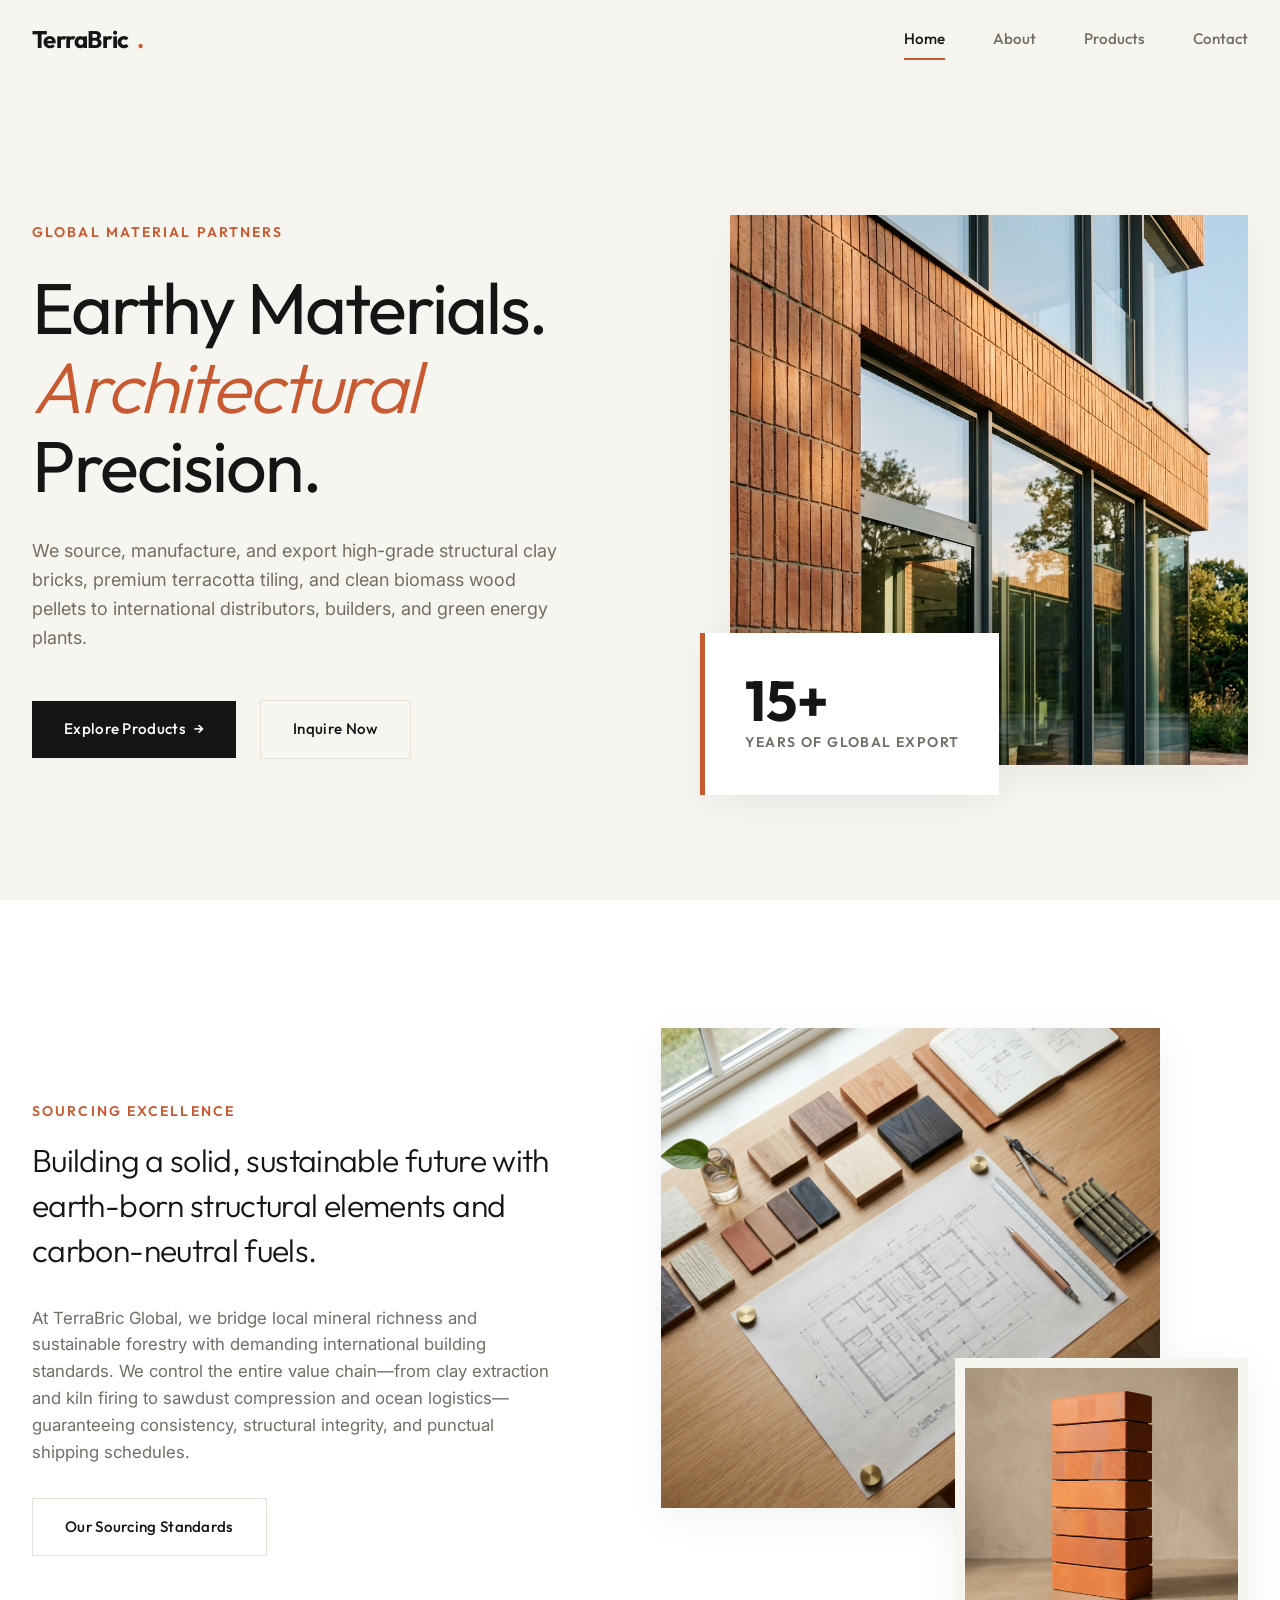
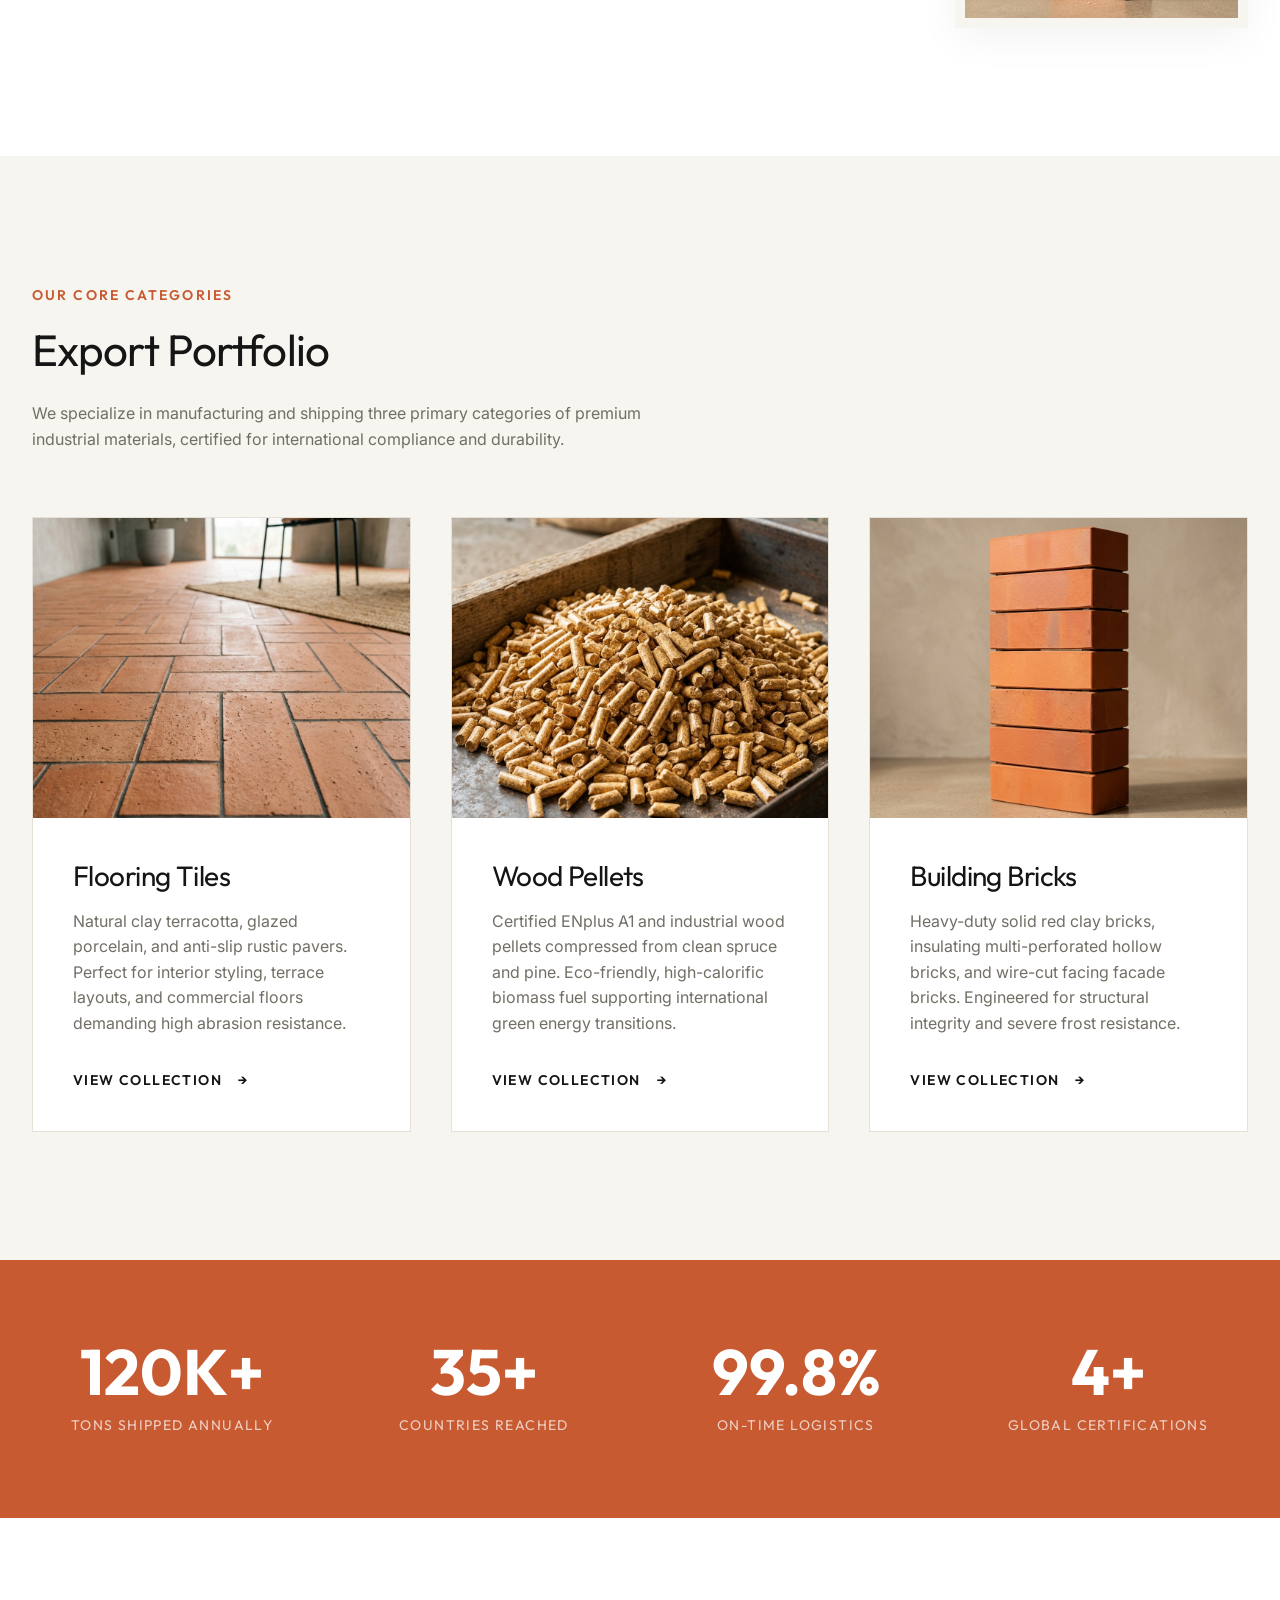
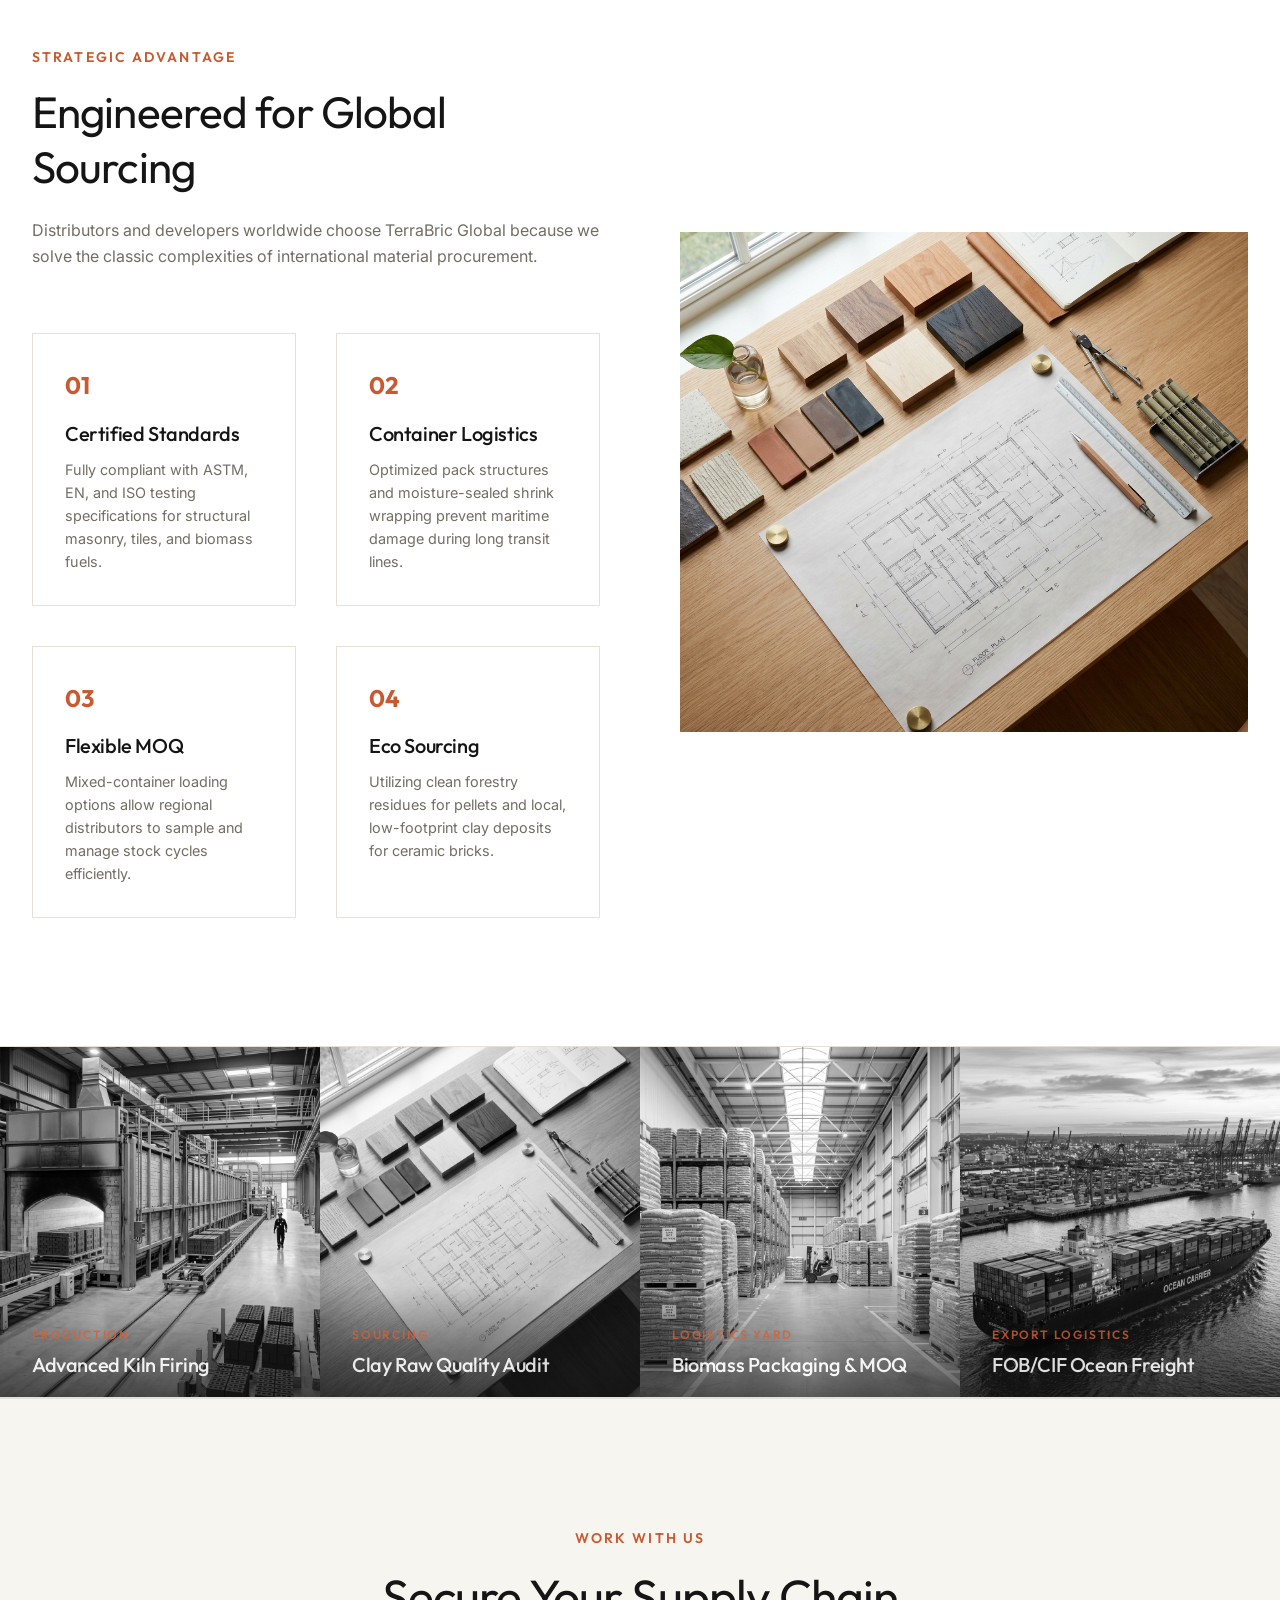
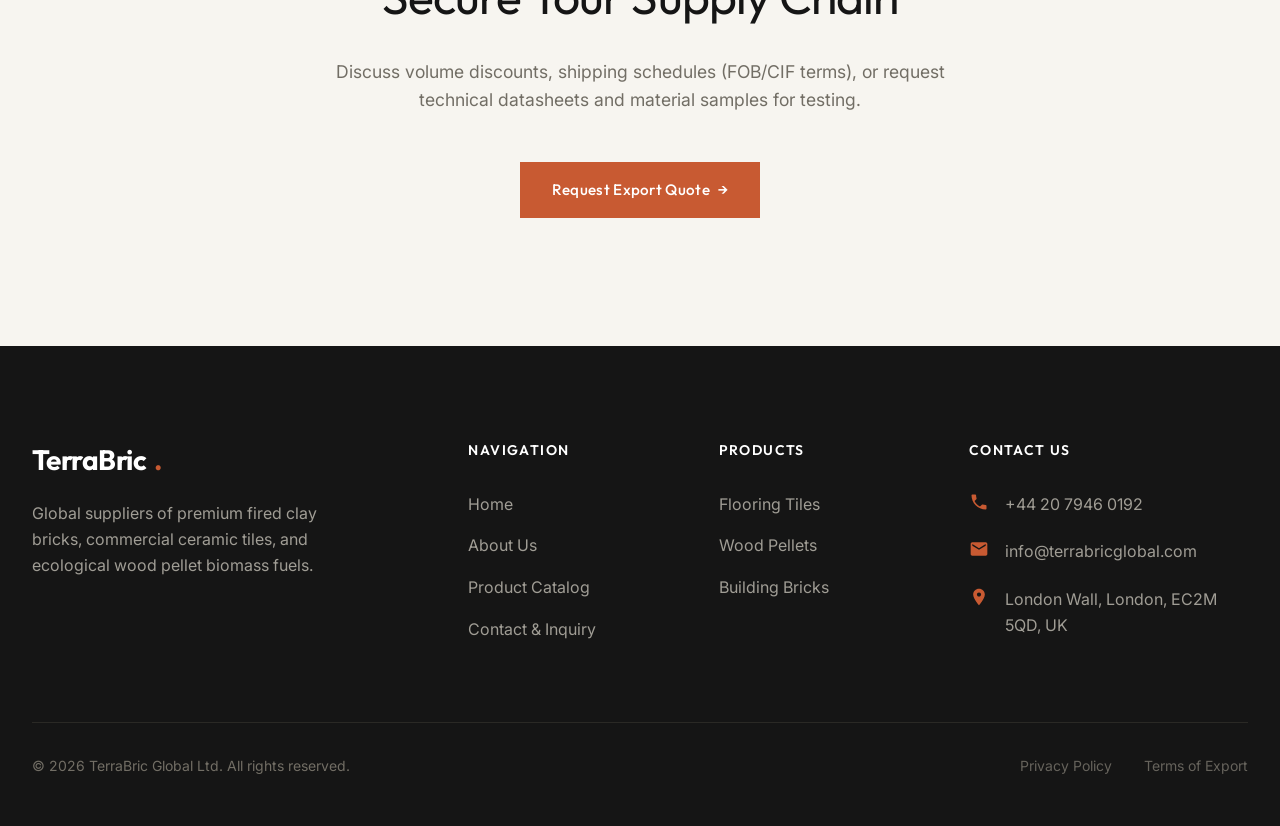
<file: index.html>
<!DOCTYPE html>
<html lang="en">
<head>
  <meta charset="UTF-8">
  <meta name="viewport" content="width=device-width, initial-scale=1.0">
  <title>TerraBric Global | Premium Architectural Bricks, Flooring Tiles & Wood Pellets Export</title>
  <meta name="description" content="TerraBric Global is a premier international supplier of high-density clay building bricks, luxury terracotta flooring tiles, and certified sustainable wood pellets biomass fuel. Serving developers and distributors worldwide.">
  <script type="module" crossorigin src="./assets/main-B2Rrljg5.js"></script>
  <link rel="stylesheet" crossorigin href="./assets/main-CCjlKuUY.css">
</head>
<body>

  <!-- HEADER -->
  <header class="header" id="main-header">
    <div class="container nav-wrapper">
      <a href="index.html" class="logo" id="logo-link">
        TerraBric<span>.</span>
      </a>
      
      <nav class="nav-links" id="desktop-nav">
        <a href="index.html" class="nav-link active">Home</a>
        <a href="about.html" class="nav-link">About</a>
        <a href="products.html" class="nav-link">Products</a>
        <a href="contact.html" class="nav-link">Contact</a>
      </nav>

      <div class="burger-menu" id="mobile-menu-burger" aria-label="Toggle Menu">
        <span class="burger-line"></span>
        <span class="burger-line"></span>
        <span class="burger-line"></span>
      </div>
    </div>
  </header>

  <!-- MOBILE NAVIGATION DRAWER -->
  <div class="mobile-nav" id="mobile-navigation-drawer">
    <a href="index.html" class="mobile-nav-link active">Home</a>
    <a href="about.html" class="mobile-nav-link">About</a>
    <a href="products.html" class="mobile-nav-link">Products</a>
    <a href="contact.html" class="mobile-nav-link">Contact</a>
  </div>

  <main>
    <!-- HERO SECTION -->
    <section class="hero" id="home-hero">
      <div class="container hero-grid">
        <div class="hero-content fade-in-element visible">
          <span class="hero-tagline">Global Material Partners</span>
          <h1>Earthy Materials. <span>Architectural</span> Precision.</h1>
          <p>We source, manufacture, and export high-grade structural clay bricks, premium terracotta tiling, and clean biomass wood pellets to international distributors, builders, and green energy plants.</p>
          <div class="hero-cta">
            <a href="products.html" class="btn btn-primary" id="hero-btn-products">
              Explore Products <span class="btn-icon">→</span>
            </a>
            <a href="contact.html" class="btn btn-secondary" id="hero-btn-contact">
              Inquire Now
            </a>
          </div>
        </div>
        <div class="hero-media fade-in-element visible delay-200">
          <div class="hero-image-wrapper">
            <img src="./assets/hero-CCxuICXf.png" alt="TerraBric Premium Modern Architectural Facade">
          </div>
          <div class="hero-badge">
            <span class="number">15+</span>
            <span class="text">Years of Global Export</span>
          </div>
        </div>
      </div>
    </section>

    <!-- INTRO SECTION -->
    <section class="section section-light" id="home-intro">
      <div class="container">
        <div class="about-grid">
          <div class="about-intro-text fade-in-element">
            <span class="section-header"><span class="tagline">Sourcing Excellence</span></span>
            <h3>Building a solid, sustainable future with earth-born structural elements and carbon-neutral fuels.</h3>
            <p>At TerraBric Global, we bridge local mineral richness and sustainable forestry with demanding international building standards. We control the entire value chain—from clay extraction and kiln firing to sawdust compression and ocean logistics—guaranteeing consistency, structural integrity, and punctual shipping schedules.</p>
            <a href="about.html" class="btn btn-secondary" id="intro-btn-about">Our Sourcing Standards</a>
          </div>
          <div class="about-gallery fade-in-element delay-200">
            <div class="about-img-main">
              <img src="./assets/about_company-Dqo8f-Of.png" alt="TerraBric Design and Material Selection Desk">
            </div>
            <div class="about-img-sub">
              <img src="./assets/building_bricks-CAz44PvV.png" alt="TerraBric Premium Fired Clay Brick close-up">
            </div>
          </div>
        </div>
      </div>
    </section>

    <!-- PRODUCT CATEGORIES SHOWCASE -->
    <section class="section" id="home-categories">
      <div class="container">
        <div class="section-header fade-in-element">
          <span class="tagline">Our Core Categories</span>
          <h2>Export Portfolio</h2>
          <p>We specialize in manufacturing and shipping three primary categories of premium industrial materials, certified for international compliance and durability.</p>
        </div>

        <div class="categories-grid">
          <!-- Flooring Tiles -->
          <div class="category-card fade-in-element">
            <div class="category-img">
              <img src="./assets/flooring_tiles-aUcbpa0r.png" alt="Premium Terracotta Flooring Tiles">
            </div>
            <div class="category-info">
              <h3>Flooring Tiles</h3>
              <p>Natural clay terracotta, glazed porcelain, and anti-slip rustic pavers. Perfect for interior styling, terrace layouts, and commercial floors demanding high abrasion resistance.</p>
              <a href="products.html?category=flooring" class="category-link" id="cat-link-flooring">
                View Collection <span class="btn-icon">→</span>
              </a>
            </div>
          </div>

          <!-- Wood Pellets -->
          <div class="category-card fade-in-element delay-100">
            <div class="category-img">
              <img src="./assets/wood_pellets-CHJtz3vI.png" alt="Sustainable Biomass Wood Pellets">
            </div>
            <div class="category-info">
              <h3>Wood Pellets</h3>
              <p>Certified ENplus A1 and industrial wood pellets compressed from clean spruce and pine. Eco-friendly, high-calorific biomass fuel supporting international green energy transitions.</p>
              <a href="products.html?category=pellets" class="category-link" id="cat-link-pellets">
                View Collection <span class="btn-icon">→</span>
              </a>
            </div>
          </div>

          <!-- Building Bricks -->
          <div class="category-card fade-in-element delay-200">
            <div class="category-img">
              <img src="./assets/building_bricks-CAz44PvV.png" alt="High-strength Structural Clay Building Bricks">
            </div>
            <div class="category-info">
              <h3>Building Bricks</h3>
              <p>Heavy-duty solid red clay bricks, insulating multi-perforated hollow bricks, and wire-cut facing facade bricks. Engineered for structural integrity and severe frost resistance.</p>
              <a href="products.html?category=bricks" class="category-link" id="cat-link-bricks">
                View Collection <span class="btn-icon">→</span>
              </a>
            </div>
          </div>
        </div>
      </div>
    </section>

    <!-- STATISTICS BANNER -->
    <section class="stats-banner" id="home-stats">
      <div class="container stats-grid">
        <div class="stat-item fade-in-element">
          <span class="number">120K+</span>
          <span class="label">Tons Shipped Annually</span>
        </div>
        <div class="stat-item fade-in-element delay-100">
          <span class="number">35+</span>
          <span class="label">Countries Reached</span>
        </div>
        <div class="stat-item fade-in-element delay-200">
          <span class="number">99.8%</span>
          <span class="label">On-Time Logistics</span>
        </div>
        <div class="stat-item fade-in-element delay-300">
          <span class="number">4+</span>
          <span class="label">Global Certifications</span>
        </div>
      </div>
    </section>

    <!-- WHY CHOOSE US / FEATURES -->
    <section class="section section-light" id="home-why-us">
      <div class="container">
        <div class="why-grid">
          <div class="why-content fade-in-element">
            <div class="section-header">
              <span class="tagline">Strategic Advantage</span>
              <h2>Engineered for Global Sourcing</h2>
              <p>Distributors and developers worldwide choose TerraBric Global because we solve the classic complexities of international material procurement.</p>
            </div>
            
            <div class="why-features">
              <div class="why-feature-card">
                <span class="feature-num">01</span>
                <h4>Certified Standards</h4>
                <p>Fully compliant with ASTM, EN, and ISO testing specifications for structural masonry, tiles, and biomass fuels.</p>
              </div>
              <div class="why-feature-card">
                <span class="feature-num">02</span>
                <h4>Container Logistics</h4>
                <p>Optimized pack structures and moisture-sealed shrink wrapping prevent maritime damage during long transit lines.</p>
              </div>
              <div class="why-feature-card">
                <span class="feature-num">03</span>
                <h4>Flexible MOQ</h4>
                <p>Mixed-container loading options allow regional distributors to sample and manage stock cycles efficiently.</p>
              </div>
              <div class="why-feature-card">
                <span class="feature-num">04</span>
                <h4>Eco Sourcing</h4>
                <p>Utilizing clean forestry residues for pellets and local, low-footprint clay deposits for ceramic bricks.</p>
              </div>
            </div>
          </div>
          
          <div class="why-image-wrapper fade-in-element delay-200">
            <img src="./assets/about_company-Dqo8f-Of.png" alt="TerraBric Quality Assurance Workspace">
          </div>
        </div>
      </div>
    </section>

    <!-- FEATURED VISUAL STRIP -->
    <section class="visual-strip-section" id="home-visual-strip">
      <div class="visual-strip-grid">
        <div class="visual-strip-item fade-in-element">
          <img src="./assets/factory_kiln-rxeWx7bw.png" alt="TerraBric Advanced Kiln Facility">
          <div class="visual-strip-overlay">
            <span>Production</span>
            <h4>Advanced Kiln Firing</h4>
          </div>
        </div>
        <div class="visual-strip-item fade-in-element delay-100">
          <img src="./assets/about_company-Dqo8f-Of.png" alt="TerraBric Material Sourcing and Design Desk">
          <div class="visual-strip-overlay">
            <span>Sourcing</span>
            <h4>Clay Raw Quality Audit</h4>
          </div>
        </div>
        <div class="visual-strip-item fade-in-element delay-200">
          <img src="./assets/pellets_storage-1aPfVPfk.png" alt="TerraBric Biomass Fuel Packing Warehouse">
          <div class="visual-strip-overlay">
            <span>Logistics Yard</span>
            <h4>Biomass Packaging & MOQ</h4>
          </div>
        </div>
        <div class="visual-strip-item fade-in-element delay-300">
          <img src="./assets/shipping_containers-DiyMhjyK.png" alt="TerraBric Shipping Vessels Loaded">
          <div class="visual-strip-overlay">
            <span>Export Logistics</span>
            <h4>FOB/CIF Ocean Freight</h4>
          </div>
        </div>
      </div>
    </section>

    <!-- PARTNER CALL TO ACTION -->
    <section class="section" id="home-cta" style="background-color: var(--color-alabaster); border-top: 1px solid var(--color-border); text-align: center;">
      <div class="container" style="max-width: 700px;">
        <div class="fade-in-element">
          <span class="section-header" style="margin: 0 auto 2rem auto;"><span class="tagline">Work With Us</span></span>
          <h2 style="font-size: 3rem; font-weight: 400; margin-bottom: 2rem;">Secure Your Supply Chain</h2>
          <p style="font-size: 1.1rem; margin-bottom: 3rem;">Discuss volume discounts, shipping schedules (FOB/CIF terms), or request technical datasheets and material samples for testing.</p>
          <a href="contact.html" class="btn btn-clay" id="cta-btn-contact">
            Request Export Quote <span class="btn-icon">→</span>
          </a>
        </div>
      </div>
    </section>
  </main>

  <!-- FOOTER -->
  <footer class="footer" id="main-footer">
    <div class="container">
      <div class="footer-grid">
        <div class="footer-brand">
          <h3>TerraBric<span>.</span></h3>
          <p>Global suppliers of premium fired clay bricks, commercial ceramic tiles, and ecological wood pellet biomass fuels.</p>
        </div>
        
        <div>
          <h4 class="footer-title">Navigation</h4>
          <ul class="footer-links">
            <li><a href="index.html">Home</a></li>
            <li><a href="about.html">About Us</a></li>
            <li><a href="products.html">Product Catalog</a></li>
            <li><a href="contact.html">Contact & Inquiry</a></li>
          </ul>
        </div>
        
        <div>
          <h4 class="footer-title">Products</h4>
          <ul class="footer-links">
            <li><a href="products.html?category=flooring">Flooring Tiles</a></li>
            <li><a href="products.html?category=pellets">Wood Pellets</a></li>
            <li><a href="products.html?category=bricks">Building Bricks</a></li>
          </ul>
        </div>
        
        <div>
          <h4 class="footer-title">Contact Us</h4>
          <ul class="footer-contact-info">
            <li>
              <span class="icon">
                <!-- SVG phone -->
                <svg fill="currentColor" viewBox="0 0 24 24"><path d="M6.62 10.79c1.44 2.83 3.76 5.14 6.59 6.59l2.2-2.2c.27-.27.67-.36 1.02-.24 1.12.37 2.33.57 3.57.57.55 0 1 .45 1 1V20c0 .55-.45 1-1 1-9.39 0-17-7.61-17-17 0-.55.45-1 1-1h3.5c.55 0 1 .45 1 1 0 1.25.2 2.45.57 3.57.11.35.03.74-.25 1.02l-2.2 2.2z"/></svg>
              </span>
              <span>+44 20 7946 0192</span>
            </li>
            <li>
              <span class="icon">
                <!-- SVG email -->
                <svg fill="currentColor" viewBox="0 0 24 24"><path d="M20 4H4c-1.1 0-1.99.9-1.99 2L2 18c0 1.1.9 2 2 2h16c1.1 0 2-.9 2-2V6c0-1.1-.9-2-2-2zm0 4l-8 5-8-5V6l8 5 8-5v2z"/></svg>
              </span>
              <span>info@terrabricglobal.com</span>
            </li>
            <li>
              <span class="icon">
                <!-- SVG map -->
                <svg fill="currentColor" viewBox="0 0 24 24"><path d="M12 2C8.13 2 5 5.13 5 9c0 5.25 7 13 7 13s7-7.75 7-13c0-3.87-3.13-7-7-7zm0 9.5c-1.38 0-2.5-1.12-2.5-2.5s1.12-2.5 2.5-2.5 2.5 1.12 2.5 2.5-1.12 2.5-2.5 2.5z"/></svg>
              </span>
              <span>London Wall, London, EC2M 5QD, UK</span>
            </li>
          </ul>
        </div>
      </div>
      
      <div class="footer-bottom">
        <p>&copy; <span id="current-year">2026</span> TerraBric Global Ltd. All rights reserved.</p>
        <div class="footer-bottom-links">
          <a href="#">Privacy Policy</a>
          <a href="#">Terms of Export</a>
        </div>
      </div>
    </div>
  </footer>

  <!-- Scripts -->
  <script>
    // Update footer copyright year dynamically
    document.getElementById("current-year").innerText = new Date().getFullYear();
  </script>
</body>
</html>
</file>
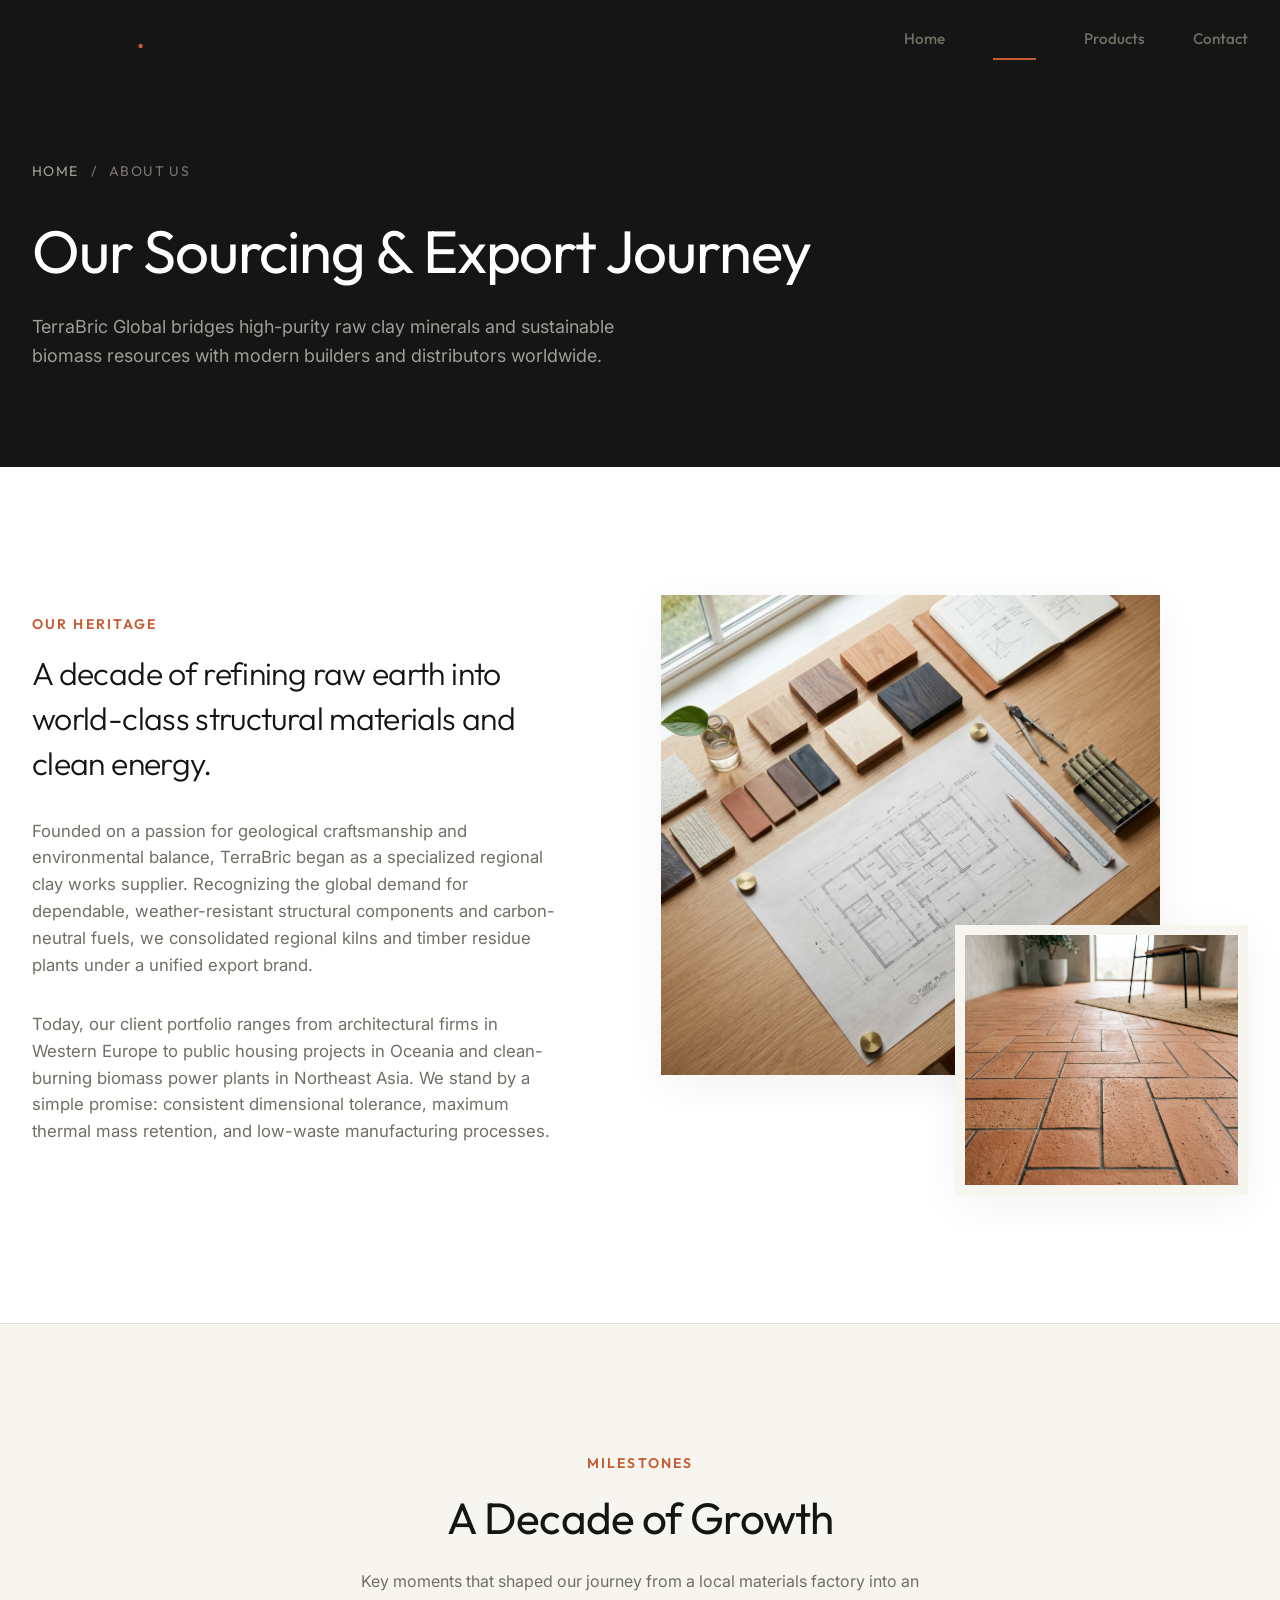
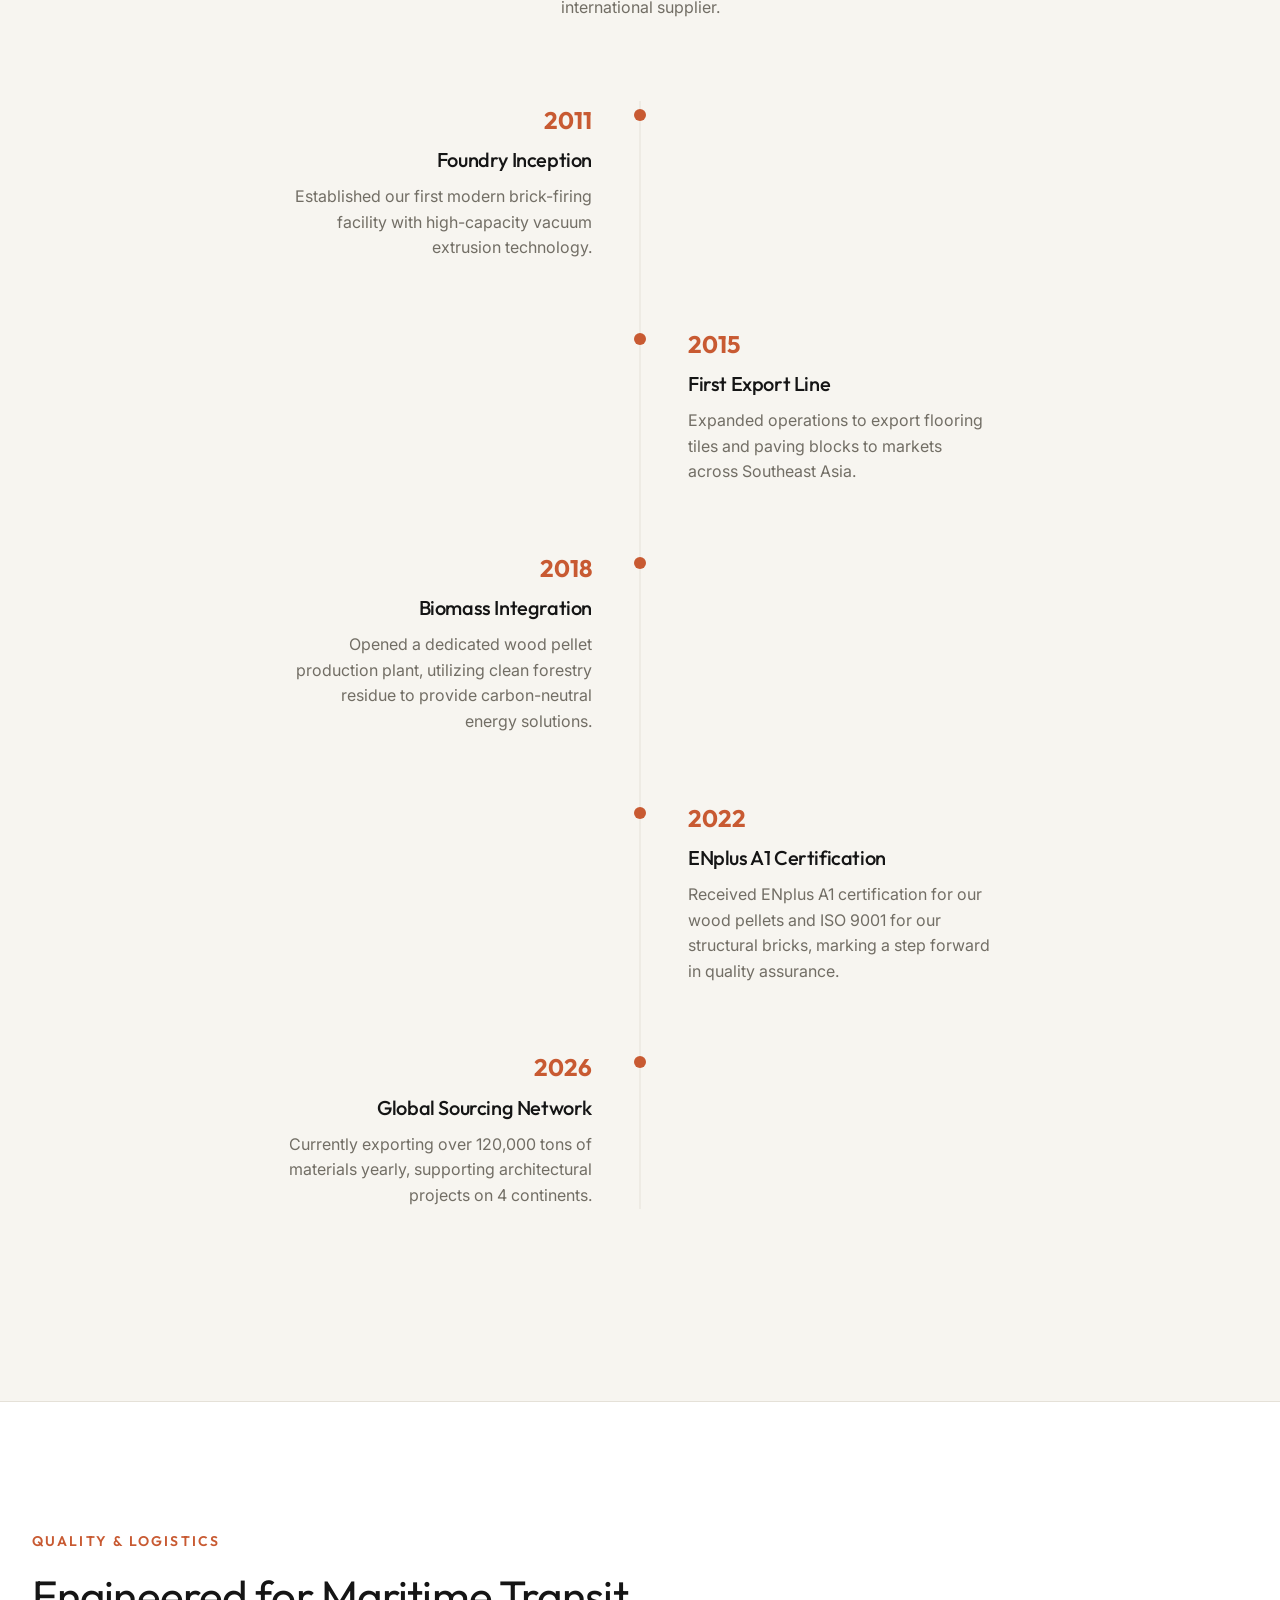
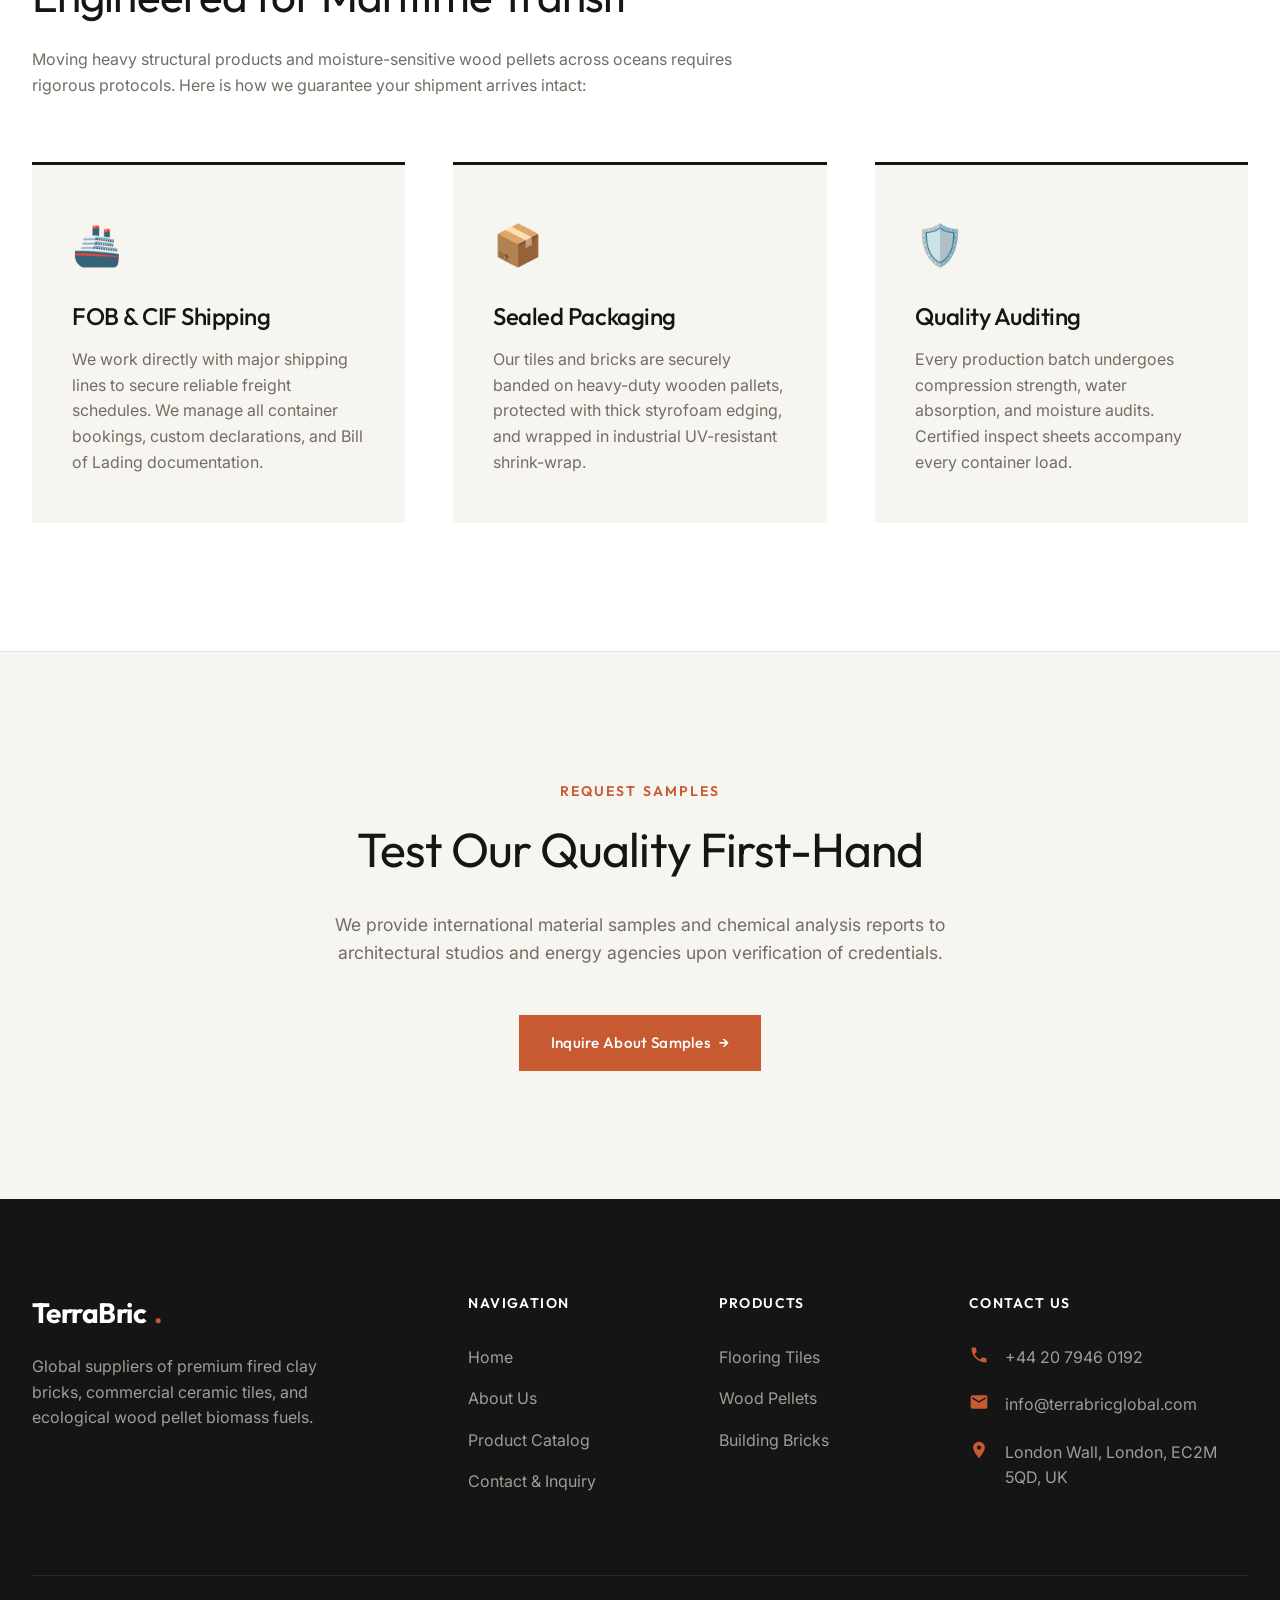
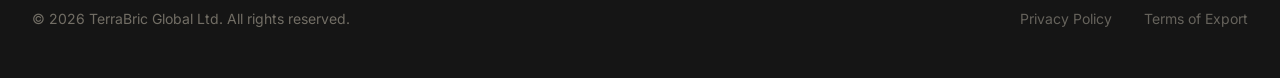
<file: about.html>
<!DOCTYPE html>
<html lang="en">
<head>
  <meta charset="UTF-8">
  <meta name="viewport" content="width=device-width, initial-scale=1.0">
  <title>About Us | TerraBric Global - Material Exports & Sustainability Standards</title>
  <meta name="description" content="Learn about TerraBric Global's journey, from a local clay supplier to a leading international supplier of bricks, tiles, and wood pellet biomass. Read about our quality compliance, ocean logistics, and green energy commitments.">
  <script type="module" crossorigin src="./assets/main-B2Rrljg5.js"></script>
  <link rel="stylesheet" crossorigin href="./assets/main-CCjlKuUY.css">
</head>
<body>

  <!-- HEADER -->
  <header class="header" id="main-header">
    <div class="container nav-wrapper">
      <a href="index.html" class="logo" id="logo-link">
        TerraBric<span>.</span>
      </a>
      
      <nav class="nav-links" id="desktop-nav">
        <a href="index.html" class="nav-link">Home</a>
        <a href="about.html" class="nav-link active">About</a>
        <a href="products.html" class="nav-link">Products</a>
        <a href="contact.html" class="nav-link">Contact</a>
      </nav>

      <div class="burger-menu" id="mobile-menu-burger" aria-label="Toggle Menu">
        <span class="burger-line"></span>
        <span class="burger-line"></span>
        <span class="burger-line"></span>
      </div>
    </div>
  </header>

  <!-- MOBILE NAVIGATION DRAWER -->
  <div class="mobile-nav" id="mobile-navigation-drawer">
    <a href="index.html" class="mobile-nav-link">Home</a>
    <a href="about.html" class="mobile-nav-link active">About</a>
    <a href="products.html" class="mobile-nav-link">Products</a>
    <a href="contact.html" class="mobile-nav-link">Contact</a>
  </div>

  <main>
    <!-- INNER HERO -->
    <section class="inner-hero" id="about-hero">
      <div class="container">
        <div class="breadcrumb">
          <a href="index.html">Home</a>
          <span class="breadcrumb-separator"></span>
          <span>About Us</span>
        </div>
        <h1 class="fade-in-element visible">Our Sourcing &amp; Export Journey</h1>
        <p class="fade-in-element visible delay-100">TerraBric Global bridges high-purity raw clay minerals and sustainable biomass resources with modern builders and distributors worldwide.</p>
      </div>
    </section>

    <!-- STORY SECTION -->
    <section class="section section-light" id="about-story">
      <div class="container">
        <div class="about-grid">
          <div class="about-intro-text fade-in-element">
            <span class="section-header"><span class="tagline">Our Heritage</span></span>
            <h3>A decade of refining raw earth into world-class structural materials and clean energy.</h3>
            <p>Founded on a passion for geological craftsmanship and environmental balance, TerraBric began as a specialized regional clay works supplier. Recognizing the global demand for dependable, weather-resistant structural components and carbon-neutral fuels, we consolidated regional kilns and timber residue plants under a unified export brand.</p>
            <p>Today, our client portfolio ranges from architectural firms in Western Europe to public housing projects in Oceania and clean-burning biomass power plants in Northeast Asia. We stand by a simple promise: consistent dimensional tolerance, maximum thermal mass retention, and low-waste manufacturing processes.</p>
          </div>
          <div class="about-gallery fade-in-element delay-200">
            <div class="about-img-main">
              <img src="./assets/about_company-Dqo8f-Of.png" alt="TerraBric Design and Material Selection Desk">
            </div>
            <div class="about-img-sub">
              <img src="./assets/flooring_tiles-aUcbpa0r.png" alt="TerraBric Premium Flooring Tiles layout close-up">
            </div>
          </div>
        </div>
      </div>
    </section>

    <!-- TIMELINE SECTION -->
    <section class="section" id="about-timeline" style="border-top: 1px solid var(--color-border); border-bottom: 1px solid var(--color-border);">
      <div class="container">
        <div class="section-header" style="text-align: center; margin: 0 auto 5rem auto;">
          <span class="tagline">Milestones</span>
          <h2>A Decade of Growth</h2>
          <p>Key moments that shaped our journey from a local materials factory into an international supplier.</p>
        </div>

        <div class="timeline">
          <!-- Item 1 -->
          <div class="timeline-item fade-in-element">
            <div class="timeline-dot"></div>
            <span class="timeline-year">2011</span>
            <div class="timeline-content">
              <h4>Foundry Inception</h4>
              <p>Established our first modern brick-firing facility with high-capacity vacuum extrusion technology.</p>
            </div>
          </div>

          <!-- Item 2 -->
          <div class="timeline-item fade-in-element delay-100">
            <div class="timeline-dot"></div>
            <span class="timeline-year">2015</span>
            <div class="timeline-content">
              <h4>First Export Line</h4>
              <p>Expanded operations to export flooring tiles and paving blocks to markets across Southeast Asia.</p>
            </div>
          </div>

          <!-- Item 3 -->
          <div class="timeline-item fade-in-element delay-200">
            <div class="timeline-dot"></div>
            <span class="timeline-year">2018</span>
            <div class="timeline-content">
              <h4>Biomass Integration</h4>
              <p>Opened a dedicated wood pellet production plant, utilizing clean forestry residue to provide carbon-neutral energy solutions.</p>
            </div>
          </div>

          <!-- Item 4 -->
          <div class="timeline-item fade-in-element delay-300">
            <div class="timeline-dot"></div>
            <span class="timeline-year">2022</span>
            <div class="timeline-content">
              <h4>ENplus A1 Certification</h4>
              <p>Received ENplus A1 certification for our wood pellets and ISO 9001 for our structural bricks, marking a step forward in quality assurance.</p>
            </div>
          </div>

          <!-- Item 5 -->
          <div class="timeline-item fade-in-element delay-400">
            <div class="timeline-dot"></div>
            <span class="timeline-year">2026</span>
            <div class="timeline-content">
              <h4>Global Sourcing Network</h4>
              <p>Currently exporting over 120,000 tons of materials yearly, supporting architectural projects on 4 continents.</p>
            </div>
          </div>
        </div>
      </div>
    </section>

    <!-- STANDARDS & LOGISTICS SECTION -->
    <section class="section section-light" id="about-standards">
      <div class="container">
        <div class="section-header" style="max-width: 750px;">
          <span class="tagline">Quality &amp; Logistics</span>
          <h2>Engineered for Maritime Transit</h2>
          <p>Moving heavy structural products and moisture-sensitive wood pellets across oceans requires rigorous protocols. Here is how we guarantee your shipment arrives intact:</p>
        </div>

        <div class="standards-grid">
          <!-- Standard 1 -->
          <div class="standard-card fade-in-element">
            <span class="standard-icon">🚢</span>
            <h4>FOB &amp; CIF Shipping</h4>
            <p>We work directly with major shipping lines to secure reliable freight schedules. We manage all container bookings, custom declarations, and Bill of Lading documentation.</p>
          </div>

          <!-- Standard 2 -->
          <div class="standard-card fade-in-element delay-100">
            <span class="standard-icon">📦</span>
            <h4>Sealed Packaging</h4>
            <p>Our tiles and bricks are securely banded on heavy-duty wooden pallets, protected with thick styrofoam edging, and wrapped in industrial UV-resistant shrink-wrap.</p>
          </div>

          <!-- Standard 3 -->
          <div class="standard-card fade-in-element delay-200">
            <span class="standard-icon">🛡️</span>
            <h4>Quality Auditing</h4>
            <p>Every production batch undergoes compression strength, water absorption, and moisture audits. Certified inspect sheets accompany every container load.</p>
          </div>
        </div>
      </div>
    </section>

    <!-- PARTNER CTA -->
    <section class="section" id="about-cta" style="background-color: var(--color-alabaster); border-top: 1px solid var(--color-border); text-align: center;">
      <div class="container" style="max-width: 700px;">
        <div class="fade-in-element">
          <span class="section-header" style="margin: 0 auto 2rem auto;"><span class="tagline">Request Samples</span></span>
          <h2 style="font-size: 3rem; font-weight: 400; margin-bottom: 2rem;">Test Our Quality First-Hand</h2>
          <p style="font-size: 1.1rem; margin-bottom: 3rem;">We provide international material samples and chemical analysis reports to architectural studios and energy agencies upon verification of credentials.</p>
          <a href="contact.html" class="btn btn-clay" id="about-cta-btn">
            Inquire About Samples <span class="btn-icon">→</span>
          </a>
        </div>
      </div>
    </section>
  </main>

  <!-- FOOTER -->
  <footer class="footer" id="main-footer">
    <div class="container">
      <div class="footer-grid">
        <div class="footer-brand">
          <h3>TerraBric<span>.</span></h3>
          <p>Global suppliers of premium fired clay bricks, commercial ceramic tiles, and ecological wood pellet biomass fuels.</p>
        </div>
        
        <div>
          <h4 class="footer-title">Navigation</h4>
          <ul class="footer-links">
            <li><a href="index.html">Home</a></li>
            <li><a href="about.html">About Us</a></li>
            <li><a href="products.html">Product Catalog</a></li>
            <li><a href="contact.html">Contact & Inquiry</a></li>
          </ul>
        </div>
        
        <div>
          <h4 class="footer-title">Products</h4>
          <ul class="footer-links">
            <li><a href="products.html?category=flooring">Flooring Tiles</a></li>
            <li><a href="products.html?category=pellets">Wood Pellets</a></li>
            <li><a href="products.html?category=bricks">Building Bricks</a></li>
          </ul>
        </div>
        
        <div>
          <h4 class="footer-title">Contact Us</h4>
          <ul class="footer-contact-info">
            <li>
              <span class="icon">
                <svg fill="currentColor" viewBox="0 0 24 24"><path d="M6.62 10.79c1.44 2.83 3.76 5.14 6.59 6.59l2.2-2.2c.27-.27.67-.36 1.02-.24 1.12.37 2.33.57 3.57.57.55 0 1 .45 1 1V20c0 .55-.45 1-1 1-9.39 0-17-7.61-17-17 0-.55.45-1 1-1h3.5c.55 0 1 .45 1 1 0 1.25.2 2.45.57 3.57.11.35.03.74-.25 1.02l-2.2 2.2z"/></svg>
              </span>
              <span>+44 20 7946 0192</span>
            </li>
            <li>
              <span class="icon">
                <svg fill="currentColor" viewBox="0 0 24 24"><path d="M20 4H4c-1.1 0-1.99.9-1.99 2L2 18c0 1.1.9 2 2 2h16c1.1 0 2-.9 2-2V6c0-1.1-.9-2-2-2zm0 4l-8 5-8-5V6l8 5 8-5v2z"/></svg>
              </span>
              <span>info@terrabricglobal.com</span>
            </li>
            <li>
              <span class="icon">
                <svg fill="currentColor" viewBox="0 0 24 24"><path d="M12 2C8.13 2 5 5.13 5 9c0 5.25 7 13 7 13s7-7.75 7-13c0-3.87-3.13-7-7-7zm0 9.5c-1.38 0-2.5-1.12-2.5-2.5s1.12-2.5 2.5-2.5 2.5 1.12 2.5 2.5-1.12 2.5-2.5 2.5z"/></svg>
              </span>
              <span>London Wall, London, EC2M 5QD, UK</span>
            </li>
          </ul>
        </div>
      </div>
      
      <div class="footer-bottom">
        <p>&copy; <span id="current-year">2026</span> TerraBric Global Ltd. All rights reserved.</p>
        <div class="footer-bottom-links">
          <a href="#">Privacy Policy</a>
          <a href="#">Terms of Export</a>
        </div>
      </div>
    </div>
  </footer>

  <!-- Scripts -->
  <script>
    document.getElementById("current-year").innerText = new Date().getFullYear();
  </script>
</body>
</html>
</file>
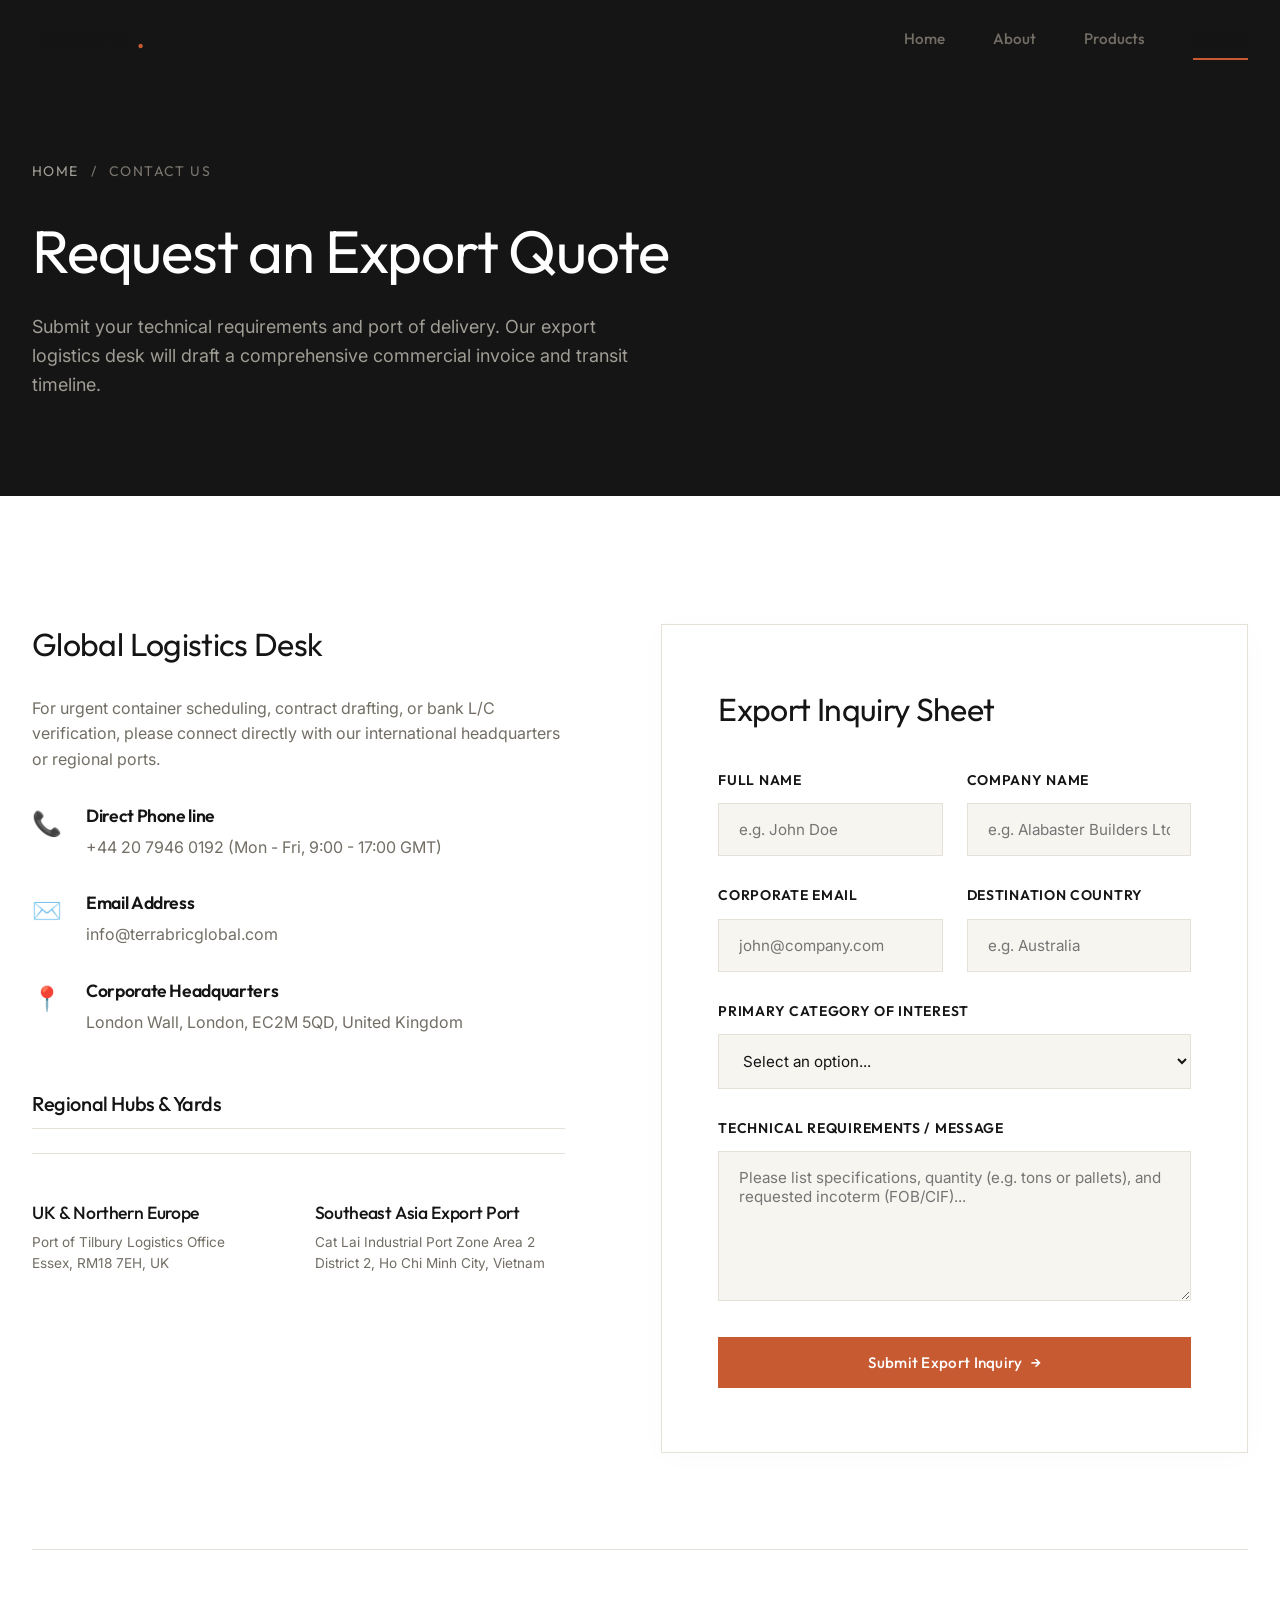
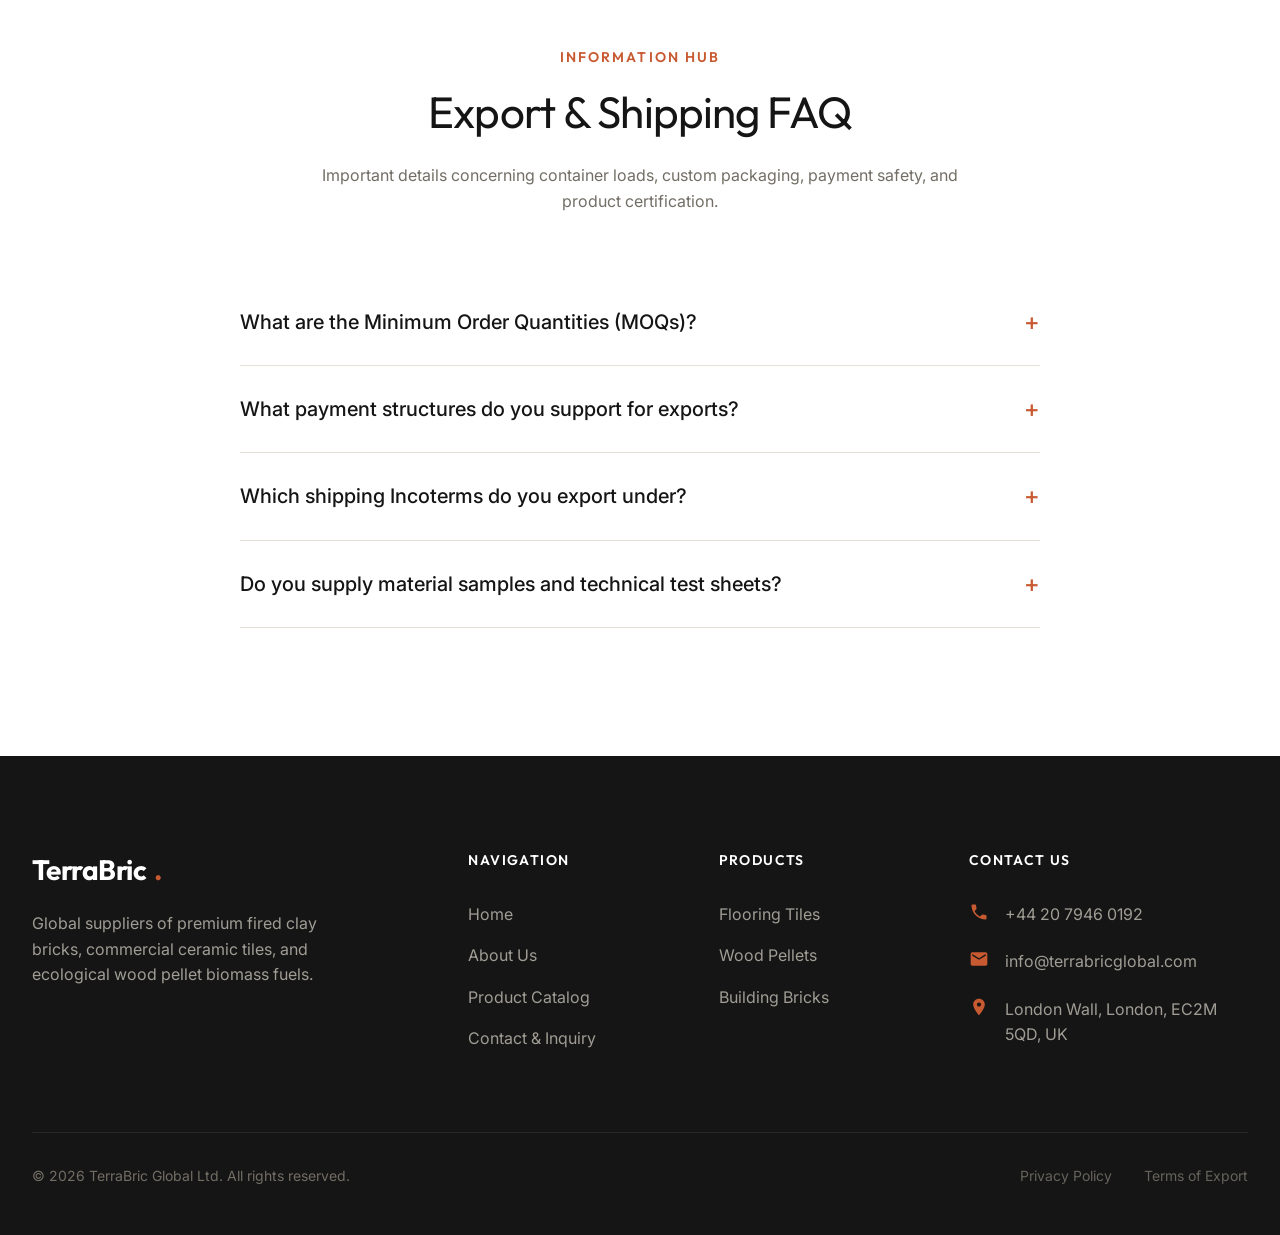
<file: contact.html>
<!DOCTYPE html>
<html lang="en">
<head>
  <meta charset="UTF-8">
  <meta name="viewport" content="width=device-width, initial-scale=1.0">
  <title>Contact &amp; Export Inquiries | TerraBric Global</title>
  <meta name="description" content="Get in touch with TerraBric Global. Request FOB/CIF pricing, schedule container shipments, or order material samples for bricks, tiles, and wood pellets.">
  <script type="module" crossorigin src="./assets/main-B2Rrljg5.js"></script>
  <link rel="stylesheet" crossorigin href="./assets/main-CCjlKuUY.css">
</head>
<body>

  <!-- HEADER -->
  <header class="header" id="main-header">
    <div class="container nav-wrapper">
      <a href="index.html" class="logo" id="logo-link">
        TerraBric<span>.</span>
      </a>
      
      <nav class="nav-links" id="desktop-nav">
        <a href="index.html" class="nav-link">Home</a>
        <a href="about.html" class="nav-link">About</a>
        <a href="products.html" class="nav-link">Products</a>
        <a href="contact.html" class="nav-link active">Contact</a>
      </nav>

      <div class="burger-menu" id="mobile-menu-burger" aria-label="Toggle Menu">
        <span class="burger-line"></span>
        <span class="burger-line"></span>
        <span class="burger-line"></span>
      </div>
    </div>
  </header>

  <!-- MOBILE NAVIGATION DRAWER -->
  <div class="mobile-nav" id="mobile-navigation-drawer">
    <a href="index.html" class="mobile-nav-link">Home</a>
    <a href="about.html" class="mobile-nav-link">About</a>
    <a href="products.html" class="mobile-nav-link">Products</a>
    <a href="contact.html" class="mobile-nav-link active">Contact</a>
  </div>

  <main>
    <!-- INNER HERO -->
    <section class="inner-hero" id="contact-hero">
      <div class="container">
        <div class="breadcrumb">
          <a href="index.html">Home</a>
          <span class="breadcrumb-separator"></span>
          <span>Contact Us</span>
        </div>
        <h1 class="fade-in-element visible">Request an Export Quote</h1>
        <p class="fade-in-element visible delay-100">Submit your technical requirements and port of delivery. Our export logistics desk will draft a comprehensive commercial invoice and transit timeline.</p>
      </div>
    </section>

    <!-- CONTACT GRID SECTION -->
    <section class="section section-light" id="contact-details-form">
      <div class="container">
        <div class="contact-grid">
          
          <!-- Left: Information Panel -->
          <div class="contact-info-panel fade-in-element">
            <div class="contact-details">
              <h3>Global Logistics Desk</h3>
              <p style="margin-bottom: 2rem;">For urgent container scheduling, contract drafting, or bank L/C verification, please connect directly with our international headquarters or regional ports.</p>
              
              <div class="contact-details-list">
                <div class="contact-detail-item">
                  <span class="contact-detail-icon">📞</span>
                  <div class="contact-detail-content">
                    <h4>Direct Phone line</h4>
                    <p><a href="tel:+442079460192">+44 20 7946 0192</a> (Mon - Fri, 9:00 - 17:00 GMT)</p>
                  </div>
                </div>
                
                <div class="contact-detail-item">
                  <span class="contact-detail-icon">✉️</span>
                  <div class="contact-detail-content">
                    <h4>Email Address</h4>
                    <p><a href="mailto:info@terrabricglobal.com">info@terrabricglobal.com</a></p>
                  </div>
                </div>

                <div class="contact-detail-item">
                  <span class="contact-detail-icon">📍</span>
                  <div class="contact-detail-content">
                    <h4>Corporate Headquarters</h4>
                    <p>London Wall, London, EC2M 5QD, United Kingdom</p>
                  </div>
                </div>
              </div>
            </div>

            <!-- Regional Logistics Hubs -->
            <div>
              <h4 style="font-family: var(--font-heading); font-size: 1.25rem; margin-bottom: 1.5rem; border-bottom: 1px solid var(--color-border); padding-bottom: 0.75rem;">Regional Hubs &amp; Yards</h4>
              <div class="office-hubs-grid">
                <div class="office-hub">
                  <h5>UK &amp; Northern Europe</h5>
                  <p style="font-size: 0.85rem; line-height: 1.5;">Port of Tilbury Logistics Office<br>Essex, RM18 7EH, UK</p>
                </div>
                <div class="office-hub">
                  <h5>Southeast Asia Export Port</h5>
                  <p style="font-size: 0.85rem; line-height: 1.5;">Cat Lai Industrial Port Zone Area 2<br>District 2, Ho Chi Minh City, Vietnam</p>
                </div>
              </div>
            </div>
          </div>

          <!-- Right: Inquiry Form Panel -->
          <div class="contact-form-panel fade-in-element delay-200">
            <h3>Export Inquiry Sheet</h3>
            <form id="contact-form">
              <div class="form-group-row">
                <div class="form-group">
                  <label class="form-label" for="contact-name">Full Name</label>
                  <input type="text" id="contact-name" class="form-input" placeholder="e.g. John Doe" required>
                </div>
                <div class="form-group">
                  <label class="form-label" for="contact-company">Company Name</label>
                  <input type="text" id="contact-company" class="form-input" placeholder="e.g. Alabaster Builders Ltd" required>
                </div>
              </div>

              <div class="form-group-row">
                <div class="form-group">
                  <label class="form-label" for="contact-email">Corporate Email</label>
                  <input type="email" id="contact-email" class="form-input" placeholder="john@company.com" required>
                </div>
                <div class="form-group">
                  <label class="form-label" for="contact-country">Destination Country</label>
                  <input type="text" id="contact-country" class="form-input" placeholder="e.g. Australia" required>
                </div>
              </div>

              <div class="form-group">
                <label class="form-label" for="contact-product">Primary Category of Interest</label>
                <select id="contact-product" class="form-select" required>
                  <option value="" disabled selected>Select an option...</option>
                  <option value="general">General Corporate Inquiry</option>
                  <option value="flooring">Flooring Tiles Collection</option>
                  <option value="bricks">Clay Building Bricks</option>
                  <option value="pellets">Wood Pellets (Biomass Fuel)</option>
                  <option value="custom">Custom Sourced Materials</option>
                </select>
              </div>

              <div class="form-group">
                <label class="form-label" for="contact-message">Technical Requirements / Message</label>
                <textarea id="contact-message" class="form-textarea" placeholder="Please list specifications, quantity (e.g. tons or pallets), and requested incoterm (FOB/CIF)..." required></textarea>
              </div>

              <button type="submit" class="btn btn-clay" style="width: 100%;" id="form-submit-button">
                Submit Export Inquiry <span class="btn-icon">→</span>
              </button>
            </form>
          </div>

        </div>

        <!-- FAQ SECTION -->
        <div class="faq-section" id="faq-section-block">
          <div class="section-header" style="text-align: center; margin: 0 auto 4rem auto;">
            <span class="tagline">Information Hub</span>
            <h2>Export &amp; Shipping FAQ</h2>
            <p>Important details concerning container loads, custom packaging, payment safety, and product certification.</p>
          </div>

          <div class="faq-list">
            <!-- FAQ 1 -->
            <div class="faq-item">
              <div class="faq-question">
                <span>What are the Minimum Order Quantities (MOQs)?</span>
                <span class="faq-toggle-icon">+</span>
              </div>
              <div class="faq-answer">
                <p>Because we focus on commercial sea freight shipping, our standard minimum order quantity for clay bricks and flooring tiles is **one 20ft Full Container Load (FCL)**, which holds approximately 19 to 21 tons depending on port restrictions. For wood pellets, we accept orders starting from **20 metric tons** (shipped in bulk containers or jumbo bags).</p>
              </div>
            </div>

            <!-- FAQ 2 -->
            <div class="faq-item">
              <div class="faq-question">
                <span>What payment structures do you support for exports?</span>
                <span class="faq-toggle-icon">+</span>
              </div>
              <div class="faq-answer">
                <p>To ensure transaction security for both parties, we transact using **Irrevocable Letters of Credit (L/C at sight)** issued by reputable Tier-1 international banks, or **Telegraphic Transfers (T/T)** with a 30% deposit upfront and the remaining 70% payable immediately upon presentation of the scanned Bill of Lading (B/L) and export invoice papers.</p>
              </div>
            </div>

            <!-- FAQ 3 -->
            <div class="faq-item">
              <div class="faq-question">
                <span>Which shipping Incoterms do you export under?</span>
                <span class="faq-toggle-icon">+</span>
              </div>
              <div class="faq-answer">
                <p>We primarily quote prices on a **FOB (Free On Board)** basis at our main Vietnam or UK loading ports. However, we are fully equipped to arrange ocean transit and insurance, providing **CIF (Cost, Insurance & Freight)** or **CFR (Cost and Freight)** quotes to your designated port of discharge.</p>
              </div>
            </div>

            <!-- FAQ 4 -->
            <div class="faq-item">
              <div class="faq-question">
                <span>Do you supply material samples and technical test sheets?</span>
                <span class="faq-toggle-icon">+</span>
              </div>
              <div class="faq-answer">
                <p>Yes. We provide sample boxes of tiles and bricks for architectural inspection and mechanical testing. The product samples are supplied free of charge, though we request that the courier freight costs (via DHL, UPS, or FedEx) be paid by the recipient. Chemical assays and thermal reports for wood pellets are sent digitally on demand.</p>
              </div>
            </div>
          </div>
        </div>

      </div>
    </section>
  </main>

  <!-- FOOTER -->
  <footer class="footer" id="main-footer">
    <div class="container">
      <div class="footer-grid">
        <div class="footer-brand">
          <h3>TerraBric<span>.</span></h3>
          <p>Global suppliers of premium fired clay bricks, commercial ceramic tiles, and ecological wood pellet biomass fuels.</p>
        </div>
        
        <div>
          <h4 class="footer-title">Navigation</h4>
          <ul class="footer-links">
            <li><a href="index.html">Home</a></li>
            <li><a href="about.html">About Us</a></li>
            <li><a href="products.html">Product Catalog</a></li>
            <li><a href="contact.html">Contact & Inquiry</a></li>
          </ul>
        </div>
        
        <div>
          <h4 class="footer-title">Products</h4>
          <ul class="footer-links">
            <li><a href="products.html?category=flooring">Flooring Tiles</a></li>
            <li><a href="products.html?category=pellets">Wood Pellets</a></li>
            <li><a href="products.html?category=bricks">Building Bricks</a></li>
          </ul>
        </div>
        
        <div>
          <h4 class="footer-title">Contact Us</h4>
          <ul class="footer-contact-info">
            <li>
              <span class="icon">
                <svg fill="currentColor" viewBox="0 0 24 24"><path d="M6.62 10.79c1.44 2.83 3.76 5.14 6.59 6.59l2.2-2.2c.27-.27.67-.36 1.02-.24 1.12.37 2.33.57 3.57.57.55 0 1 .45 1 1V20c0 .55-.45 1-1 1-9.39 0-17-7.61-17-17 0-.55.45-1 1-1h3.5c.55 0 1 .45 1 1 0 1.25.2 2.45.57 3.57.11.35.03.74-.25 1.02l-2.2 2.2z"/></svg>
              </span>
              <span>+44 20 7946 0192</span>
            </li>
            <li>
              <span class="icon">
                <svg fill="currentColor" viewBox="0 0 24 24"><path d="M20 4H4c-1.1 0-1.99.9-1.99 2L2 18c0 1.1.9 2 2 2h16c1.1 0 2-.9 2-2V6c0-1.1-.9-2-2-2zm0 4l-8 5-8-5V6l8 5 8-5v2z"/></svg>
              </span>
              <span>info@terrabricglobal.com</span>
            </li>
            <li>
              <span class="icon">
                <svg fill="currentColor" viewBox="0 0 24 24"><path d="M12 2C8.13 2 5 5.13 5 9c0 5.25 7 13 7 13s7-7.75 7-13c0-3.87-3.13-7-7-7zm0 9.5c-1.38 0-2.5-1.12-2.5-2.5s1.12-2.5 2.5-2.5 2.5 1.12 2.5 2.5-1.12 2.5-2.5 2.5z"/></svg>
              </span>
              <span>London Wall, London, EC2M 5QD, UK</span>
            </li>
          </ul>
        </div>
      </div>
      
      <div class="footer-bottom">
        <p>&copy; <span id="current-year">2026</span> TerraBric Global Ltd. All rights reserved.</p>
        <div class="footer-bottom-links">
          <a href="#">Privacy Policy</a>
          <a href="#">Terms of Export</a>
        </div>
      </div>
    </div>
  </footer>

  <!-- Scripts -->
  <script>
    document.getElementById("current-year").innerText = new Date().getFullYear();
  </script>
</body>
</html>
</file>
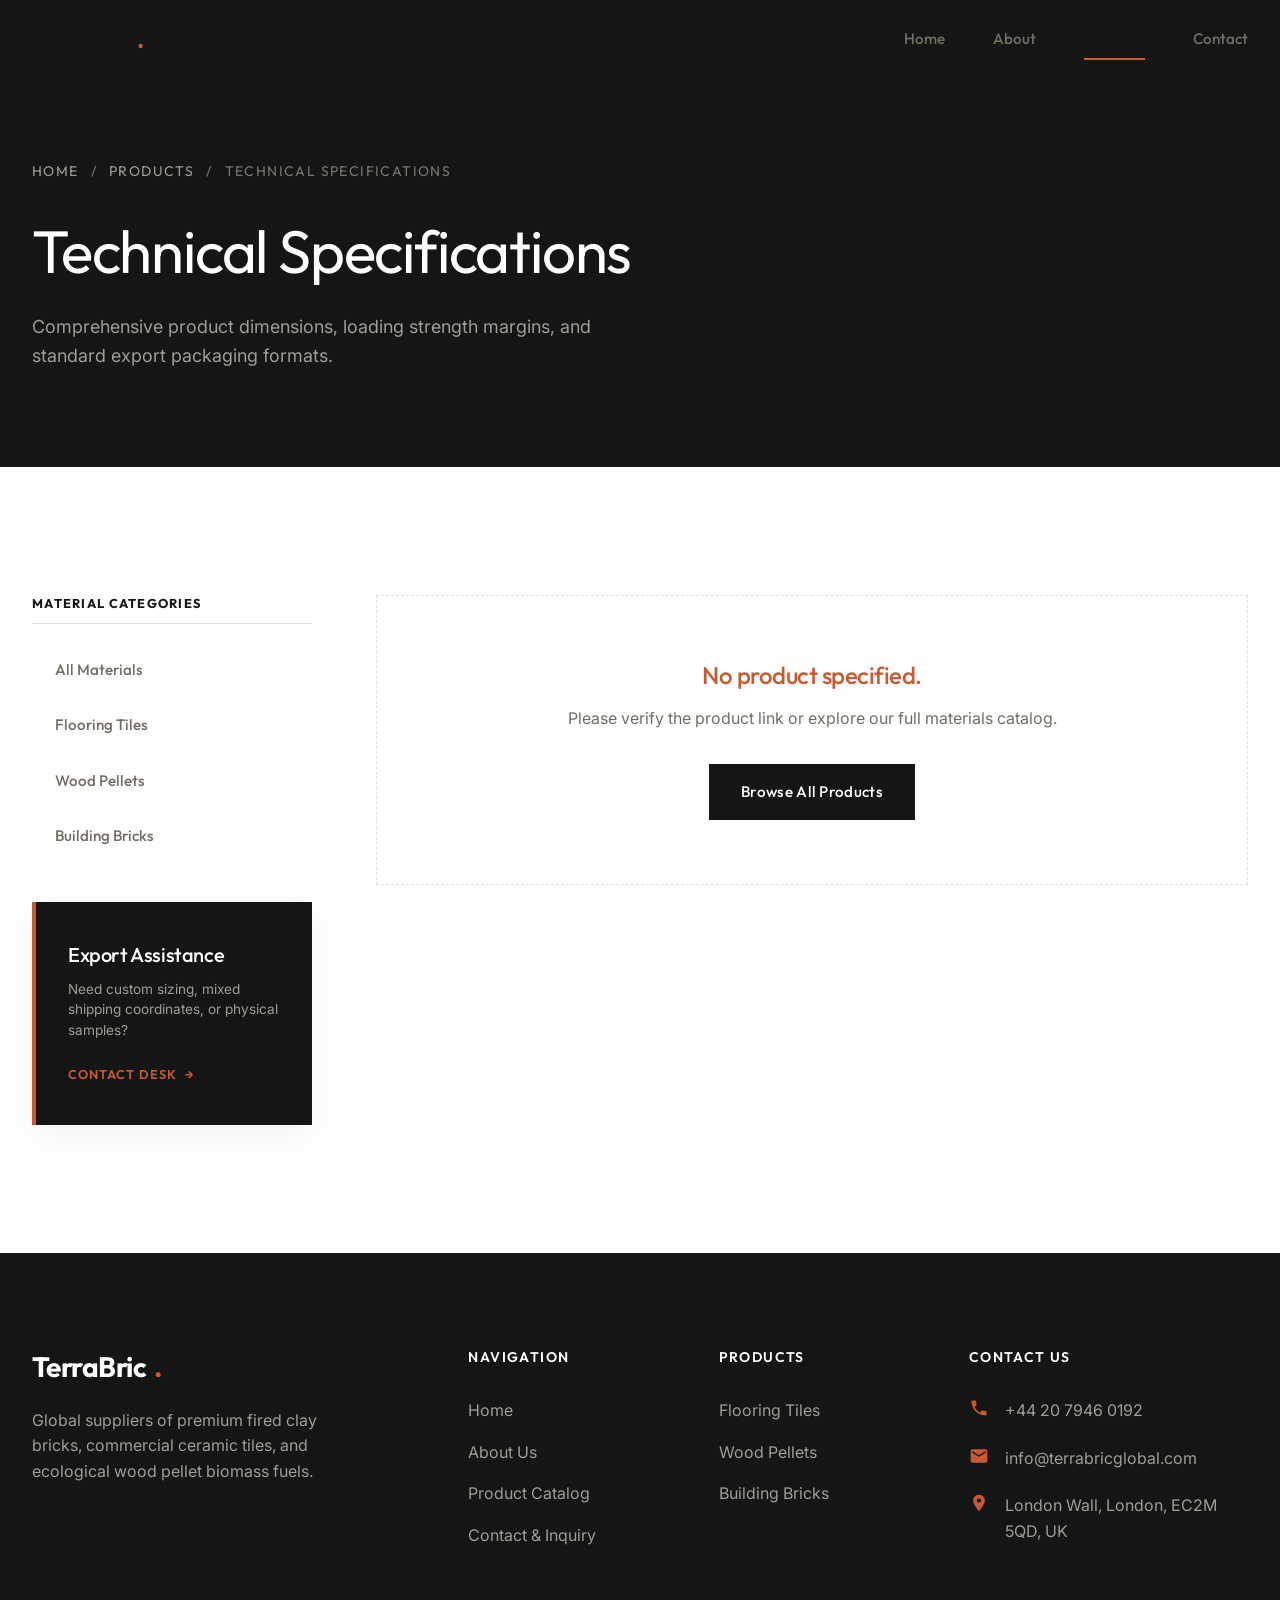
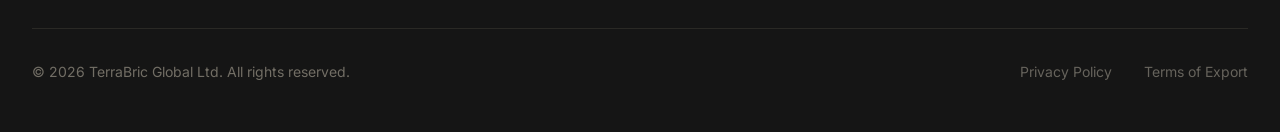
<file: product-detail.html>
<!DOCTYPE html>
<html lang="en">
<head>
  <meta charset="UTF-8">
  <meta name="viewport" content="width=device-width, initial-scale=1.0">
  <title>Product Details | TerraBric Global</title>
  <meta name="description" content="View technical specifications, packaging sizes, and load limits for premium building materials. Request a commercial quote or shipping schedule.">
  <script type="module" crossorigin src="./assets/main-B2Rrljg5.js"></script>
  <link rel="stylesheet" crossorigin href="./assets/main-CCjlKuUY.css">
</head>
<body>

  <!-- HEADER -->
  <header class="header" id="main-header">
    <div class="container nav-wrapper">
      <a href="index.html" class="logo" id="logo-link">
        TerraBric<span>.</span>
      </a>
      
      <nav class="nav-links" id="desktop-nav">
        <a href="index.html" class="nav-link">Home</a>
        <a href="about.html" class="nav-link">About</a>
        <a href="products.html" class="nav-link active">Products</a>
        <a href="contact.html" class="nav-link">Contact</a>
      </nav>

      <div class="burger-menu" id="mobile-menu-burger" aria-label="Toggle Menu">
        <span class="burger-line"></span>
        <span class="burger-line"></span>
        <span class="burger-line"></span>
      </div>
    </div>
  </header>

  <!-- MOBILE NAVIGATION DRAWER -->
  <div class="mobile-nav" id="mobile-navigation-drawer">
    <a href="index.html" class="mobile-nav-link">Home</a>
    <a href="about.html" class="mobile-nav-link">About</a>
    <a href="products.html" class="mobile-nav-link active">Products</a>
    <a href="contact.html" class="mobile-nav-link">Contact</a>
  </div>

  <main>
    <!-- INNER HERO -->
    <section class="inner-hero" id="detail-hero">
      <div class="container">
        <div class="breadcrumb">
          <a href="index.html">Home</a>
          <span class="breadcrumb-separator"></span>
          <a href="products.html">Products</a>
          <span class="breadcrumb-separator"></span>
          <span id="breadcrumb-product-title">Technical Specifications</span>
        </div>
        <h1 id="detail-hero-title">Technical Specifications</h1>
        <p id="detail-hero-tagline">Comprehensive product dimensions, loading strength margins, and standard export packaging formats.</p>
      </div>
    </section>

    <!-- CONTENT WITH LEFT SIDEBAR -->
    <section class="section section-light" id="product-detail-section">
      <div class="container">
        <div class="product-layout-grid">
          
          <!-- Left Sidebar Navigation -->
          <aside class="product-sidebar fade-in-element visible">
            <div>
              <h3 class="product-sidebar-title">Material Categories</h3>
              <div class="product-sidebar-list">
                <a href="products.html?category=all" class="product-sidebar-link" id="sidebar-link-all">All Materials</a>
                <a href="products.html?category=flooring" class="product-sidebar-link" id="sidebar-link-flooring">Flooring Tiles</a>
                <a href="products.html?category=pellets" class="product-sidebar-link" id="sidebar-link-pellets">Wood Pellets</a>
                <a href="products.html?category=bricks" class="product-sidebar-link" id="sidebar-link-bricks">Building Bricks</a>
              </div>
            </div>

            <!-- Decorative Assistance Widget -->
            <div class="product-sidebar-widget">
              <h4>Export Assistance</h4>
              <p>Need custom sizing, mixed shipping coordinates, or physical samples?</p>
              <a href="contact.html" class="sidebar-widget-link" id="sidebar-contact-btn">
                Contact Desk <span>→</span>
              </a>
            </div>
          </aside>

          <!-- Right: Dynamic Product Content -->
          <div id="product-detail-container" class="fade-in-element visible">
            <!-- Dynamically populated by main.js -->
            <div style="text-align: center; padding: 4rem 0;">
              <p>Loading technical specifications...</p>
            </div>
          </div>

        </div>
      </div>
    </section>
  </main>

  <!-- FOOTER -->
  <footer class="footer" id="main-footer">
    <div class="container">
      <div class="footer-grid">
        <div class="footer-brand">
          <h3>TerraBric<span>.</span></h3>
          <p>Global suppliers of premium fired clay bricks, commercial ceramic tiles, and ecological wood pellet biomass fuels.</p>
        </div>
        
        <div>
          <h4 class="footer-title">Navigation</h4>
          <ul class="footer-links">
            <li><a href="index.html">Home</a></li>
            <li><a href="about.html">About Us</a></li>
            <li><a href="products.html">Product Catalog</a></li>
            <li><a href="contact.html">Contact & Inquiry</a></li>
          </ul>
        </div>
        
        <div>
          <h4 class="footer-title">Products</h4>
          <ul class="footer-links">
            <li><a href="products.html?category=flooring">Flooring Tiles</a></li>
            <li><a href="products.html?category=pellets">Wood Pellets</a></li>
            <li><a href="products.html?category=bricks">Building Bricks</a></li>
          </ul>
        </div>
        
        <div>
          <h4 class="footer-title">Contact Us</h4>
          <ul class="footer-contact-info">
            <li>
              <span class="icon">
                <svg fill="currentColor" viewBox="0 0 24 24"><path d="M6.62 10.79c1.44 2.83 3.76 5.14 6.59 6.59l2.2-2.2c.27-.27.67-.36 1.02-.24 1.12.37 2.33.57 3.57.57.55 0 1 .45 1 1V20c0 .55-.45 1-1 1-9.39 0-17-7.61-17-17 0-.55.45-1 1-1h3.5c.55 0 1 .45 1 1 0 1.25.2 2.45.57 3.57.11.35.03.74-.25 1.02l-2.2 2.2z"/></svg>
              </span>
              <span>+44 20 7946 0192</span>
            </li>
            <li>
              <span class="icon">
                <svg fill="currentColor" viewBox="0 0 24 24"><path d="M20 4H4c-1.1 0-1.99.9-1.99 2L2 18c0 1.1.9 2 2 2h16c1.1 0 2-.9 2-2V6c0-1.1-.9-2-2-2zm0 4l-8 5-8-5V6l8 5 8-5v2z"/></svg>
              </span>
              <span>info@terrabricglobal.com</span>
            </li>
            <li>
              <span class="icon">
                <svg fill="currentColor" viewBox="0 0 24 24"><path d="M12 2C8.13 2 5 5.13 5 9c0 5.25 7 13 7 13s7-7.75 7-13c0-3.87-3.13-7-7-7zm0 9.5c-1.38 0-2.5-1.12-2.5-2.5s1.12-2.5 2.5-2.5 2.5 1.12 2.5 2.5-1.12 2.5-2.5 2.5z"/></svg>
              </span>
              <span>London Wall, London, EC2M 5QD, UK</span>
            </li>
          </ul>
        </div>
      </div>
      
      <div class="footer-bottom">
        <p>&copy; <span id="current-year">2026</span> TerraBric Global Ltd. All rights reserved.</p>
        <div class="footer-bottom-links">
          <a href="#">Privacy Policy</a>
          <a href="#">Terms of Export</a>
        </div>
      </div>
    </div>
  </footer>

  <!-- Scripts -->
  <script>
    document.getElementById("current-year").innerText = new Date().getFullYear();
  </script>
</body>
</html>
</file>
<file: assets/main-CCjlKuUY.css>
@import"https://fonts.googleapis.com/css2?family=Inter:wght@300;400;500;600&family=Outfit:wght@300;400;500;600;700&display=swap";:root{--font-heading: "Outfit", -apple-system, BlinkMacSystemFont, "Segoe UI", Roboto, sans-serif;--font-body: "Inter", -apple-system, BlinkMacSystemFont, "Segoe UI", Roboto, sans-serif;--color-clay: #C85A32;--color-clay-dark: #A84723;--color-clay-light: #F9ECE8;--color-wood: #8F6B38;--color-wood-dark: #74562C;--color-wood-light: #F5EFE6;--color-charcoal: #151515;--color-slate: #2A2A2A;--color-alabaster: #F7F5F0;--color-white: #FFFFFF;--color-border: #E5E1D8;--color-muted: #726E65;--max-width: 1280px;--header-height: 80px;--transition-smooth: all .4s cubic-bezier(.25, 1, .5, 1);--transition-fast: all .2s ease-out;--shadow-subtle: 0 4px 30px rgba(0, 0, 0, .02);--shadow-medium: 0 10px 40px rgba(0, 0, 0, .05)}*,*:before,*:after{box-sizing:border-box;margin:0;padding:0}html{scroll-behavior:smooth;-webkit-text-size-adjust:100%}body{font-family:var(--font-body);background-color:var(--color-alabaster);color:var(--color-charcoal);line-height:1.6;-webkit-font-smoothing:antialiased;overflow-x:hidden}h1,h2,h3,h4,h5,h6{font-family:var(--font-heading);font-weight:500;line-height:1.25;letter-spacing:-.02em;color:var(--color-charcoal)}p{color:var(--color-muted);font-weight:400}a{color:inherit;text-decoration:none;transition:var(--transition-fast)}button,input,textarea,select{font-family:inherit;font-size:inherit;color:inherit;background:none;border:none;outline:none}img{max-width:100%;height:auto;display:block}ul{list-style:none}.container{width:100%;max-width:var(--max-width);margin:0 auto;padding:0 2rem}.section{padding:8rem 0;position:relative}.section-light{background-color:var(--color-white)}.section-header{max-width:650px;margin-bottom:4rem}.section-header .tagline{font-family:var(--font-heading);font-size:.875rem;font-weight:600;text-transform:uppercase;letter-spacing:.15em;color:var(--color-clay);margin-bottom:1rem;display:block}.section-header h2{font-size:2.75rem;font-weight:400;margin-bottom:1.5rem}.btn{display:inline-flex;align-items:center;justify-content:center;padding:1rem 2rem;font-family:var(--font-heading);font-size:.95rem;font-weight:500;letter-spacing:.02em;cursor:pointer;transition:var(--transition-smooth);border-radius:0}.btn-primary{background-color:var(--color-charcoal);color:var(--color-white)}.btn-primary:hover{background-color:var(--color-clay);transform:translateY(-2px)}.btn-secondary{border:1px solid var(--color-border);color:var(--color-charcoal)}.btn-secondary:hover{background-color:var(--color-charcoal);color:var(--color-white);border-color:var(--color-charcoal);transform:translateY(-2px)}.btn-clay{background-color:var(--color-clay);color:var(--color-white)}.btn-clay:hover{background-color:var(--color-clay-dark);transform:translateY(-2px)}.btn-icon{margin-left:.5rem;transition:transform .3s ease}.btn:hover .btn-icon{transform:translate(5px)}.header{position:fixed;top:0;left:0;width:100%;height:var(--header-height);z-index:1000;transition:var(--transition-smooth);border-bottom:1px solid transparent}.header.scrolled{background-color:#f7f5f0d9;backdrop-filter:blur(16px);-webkit-backdrop-filter:blur(16px);border-bottom:1px solid var(--color-border);height:70px}.nav-wrapper{display:flex;justify-content:space-between;align-items:center;height:100%}.logo{font-family:var(--font-heading);font-size:1.5rem;font-weight:700;letter-spacing:-.03em;color:var(--color-charcoal);display:flex;align-items:center;gap:.5rem}.logo span{color:var(--color-clay)}.logo-dot{width:8px;height:8px;background-color:var(--color-clay);border-radius:50%}.nav-links{display:flex;gap:3rem;align-items:center}.nav-link{font-family:var(--font-heading);font-size:.95rem;font-weight:500;color:var(--color-muted);position:relative;padding:.5rem 0}.nav-link:hover,.nav-link.active{color:var(--color-charcoal)}.nav-link:after{content:"";position:absolute;bottom:0;left:0;width:0;height:2px;background-color:var(--color-clay);transition:var(--transition-smooth)}.nav-link:hover:after,.nav-link.active:after{width:100%}.burger-menu{display:none;flex-direction:column;justify-content:space-between;width:24px;height:18px;cursor:pointer;z-index:1001}.burger-line{width:100%;height:2px;background-color:var(--color-charcoal);transition:var(--transition-smooth)}.mobile-nav{position:fixed;top:0;right:-100%;width:100%;height:100vh;background-color:var(--color-alabaster);z-index:999;display:flex;flex-direction:column;justify-content:center;align-items:center;gap:2.5rem;transition:var(--transition-smooth);padding:2rem}.mobile-nav.open{right:0}.mobile-nav-link{font-family:var(--font-heading);font-size:2rem;font-weight:400;color:var(--color-muted)}.mobile-nav-link.active,.mobile-nav-link:hover{color:var(--color-charcoal)}.burger-menu.open .burger-line:nth-child(1){transform:translateY(8px) rotate(45deg)}.burger-menu.open .burger-line:nth-child(2){opacity:0}.burger-menu.open .burger-line:nth-child(3){transform:translateY(-8px) rotate(-45deg)}.footer{background-color:var(--color-charcoal);color:var(--color-white);padding:6rem 0 3rem}.footer-grid{display:grid;grid-template-columns:2fr 1fr 1fr 1.5fr;gap:4rem;margin-bottom:5rem}.footer-brand h3{font-family:var(--font-heading);font-size:1.75rem;font-weight:700;color:var(--color-white);margin-bottom:1.5rem;display:flex;align-items:center;gap:.5rem}.footer-brand h3 span{color:var(--color-clay)}.footer-brand p{color:#a09d95;margin-bottom:2rem;max-width:300px}.footer-title{font-family:var(--font-heading);font-size:.875rem;font-weight:600;text-transform:uppercase;letter-spacing:.1em;color:var(--color-white);margin-bottom:2rem}.footer-links{display:flex;flex-direction:column;gap:1rem}.footer-links a{color:#a09d95}.footer-links a:hover{color:var(--color-clay);transform:translate(4px)}.footer-contact-info{display:flex;flex-direction:column;gap:1.25rem}.footer-contact-info li{display:flex;gap:1rem;color:#a09d95}.footer-contact-info .icon{color:var(--color-clay);flex-shrink:0;width:20px}.footer-newsletter p{color:#a09d95;margin-bottom:1.5rem}.newsletter-form{display:flex;border-bottom:1px solid #403E39;padding-bottom:.5rem}.newsletter-form input{flex-grow:1;color:var(--color-white);font-size:.9rem}.newsletter-form input::placeholder{color:#66635c}.newsletter-submit{color:var(--color-clay);cursor:pointer;padding:0 .5rem}.newsletter-submit:hover{color:var(--color-white)}.footer-bottom{display:flex;justify-content:space-between;align-items:center;padding-top:2rem;border-top:1px solid #2A2925;font-size:.875rem;color:#66635c}.footer-bottom-links{display:flex;gap:2rem}.footer-bottom-links a:hover{color:var(--color-white)}.hero{min-height:100vh;display:flex;align-items:center;position:relative;overflow:hidden;padding-top:var(--header-height)}.hero-grid{display:grid;grid-template-columns:1.1fr .9fr;gap:4rem;align-items:center;width:100%}.hero-content{z-index:2}.hero-tagline{font-family:var(--font-heading);font-size:.875rem;font-weight:600;text-transform:uppercase;letter-spacing:.15em;color:var(--color-clay);margin-bottom:1.5rem;display:block}.hero-content h1{font-size:4.5rem;font-weight:400;line-height:1.1;letter-spacing:-.03em;margin-bottom:2rem}.hero-content h1 span{font-style:italic;font-weight:300;color:var(--color-clay)}.hero-content p{font-size:1.125rem;margin-bottom:3rem;max-width:540px}.hero-cta{display:flex;gap:1.5rem;align-items:center}.hero-media{position:relative;height:550px;width:100%}.hero-image-wrapper{width:100%;height:100%;overflow:hidden;box-shadow:var(--shadow-medium);position:relative}.hero-image-wrapper img{width:100%;height:100%;object-fit:cover;transition:transform 12s ease-out}.hero:hover .hero-image-wrapper img{transform:scale(1.08)}.hero-badge{position:absolute;bottom:-30px;left:-30px;background-color:var(--color-white);padding:2.5rem;box-shadow:var(--shadow-medium);border-left:5px solid var(--color-clay);z-index:3}.hero-badge .number{font-family:var(--font-heading);font-size:3.5rem;font-weight:700;line-height:1;color:var(--color-charcoal);display:block}.hero-badge .text{font-family:var(--font-heading);font-size:.875rem;font-weight:600;text-transform:uppercase;letter-spacing:.1em;color:var(--color-muted)}.inner-hero{background-color:var(--color-charcoal);color:var(--color-white);padding:10rem 0 6rem;text-align:left}.inner-hero h1{font-size:3.75rem;font-weight:400;color:var(--color-white);margin-bottom:1.5rem}.inner-hero p{color:#a09d95;font-size:1.125rem;max-width:600px}.breadcrumb{display:flex;gap:.75rem;font-family:var(--font-heading);font-size:.875rem;text-transform:uppercase;letter-spacing:.1em;margin-bottom:2rem;color:#7a766f}.breadcrumb a{color:#a09d95}.breadcrumb a:hover{color:var(--color-white)}.breadcrumb-separator:before{content:"/"}.categories-grid{display:grid;grid-template-columns:repeat(3,1fr);gap:2.5rem}.category-card{background-color:var(--color-white);border:1px solid var(--color-border);position:relative;overflow:hidden;display:flex;flex-direction:column;transition:var(--transition-smooth)}.category-card:hover{transform:translateY(-8px);box-shadow:var(--shadow-medium);border-color:transparent}.category-img{height:300px;width:100%;overflow:hidden}.category-img img{width:100%;height:100%;object-fit:cover;transition:transform .6s ease}.category-card:hover .category-img img{transform:scale(1.05)}.category-info{padding:2.5rem;flex-grow:1;display:flex;flex-direction:column}.category-info h3{font-size:1.75rem;font-weight:400;margin-bottom:1rem}.category-info p{margin-bottom:2rem;flex-grow:1}.category-link{font-family:var(--font-heading);font-weight:600;font-size:.875rem;text-transform:uppercase;letter-spacing:.1em;color:var(--color-charcoal);display:flex;align-items:center;gap:.5rem;transition:var(--transition-fast)}.category-card:hover .category-link{color:var(--color-clay)}.category-card:hover .category-link .btn-icon{transform:translate(6px)}.why-grid{display:grid;grid-template-columns:1fr 1fr;gap:5rem;align-items:center}.why-features{display:grid;grid-template-columns:1fr 1fr;gap:2.5rem}.why-feature-card{padding:2rem;background-color:var(--color-white);border:1px solid var(--color-border);transition:var(--transition-smooth)}.why-feature-card:hover{border-color:var(--color-clay);box-shadow:var(--shadow-subtle)}.feature-num{font-family:var(--font-heading);font-size:1.5rem;font-weight:700;color:var(--color-clay);margin-bottom:1rem;display:block}.why-feature-card h4{font-size:1.25rem;margin-bottom:.75rem}.why-feature-card p{font-size:.9rem}.why-image-wrapper{position:relative;height:500px}.why-image-wrapper img{width:100%;height:100%;object-fit:cover}.stats-banner{background-color:var(--color-clay);color:var(--color-white);padding:5rem 0}.stats-grid{display:grid;grid-template-columns:repeat(4,1fr);text-align:center;gap:2rem}.stat-item .number{font-family:var(--font-heading);font-size:4rem;font-weight:700;line-height:1;display:block;margin-bottom:.5rem}.stat-item .label{font-family:var(--font-heading);font-size:.875rem;text-transform:uppercase;letter-spacing:.1em;color:#ffffffb3}.about-grid{display:grid;grid-template-columns:1fr 1.1fr;gap:6rem;align-items:center}.about-intro-text h3{font-size:2rem;font-weight:300;line-height:1.4;margin-bottom:2rem;color:var(--color-charcoal)}.about-intro-text p{font-size:1.05rem;margin-bottom:2rem}.about-gallery{position:relative;height:600px}.about-img-main{width:85%;height:80%;overflow:hidden;box-shadow:var(--shadow-medium)}.about-img-main img{width:100%;height:100%;object-fit:cover}.about-img-sub{position:absolute;bottom:0;right:0;width:50%;height:45%;border:10px solid var(--color-alabaster);box-shadow:var(--shadow-medium);overflow:hidden}.about-img-sub img{width:100%;height:100%;object-fit:cover}.standards-grid{display:grid;grid-template-columns:repeat(3,1fr);gap:3rem;margin-top:4rem}.standard-card{padding:3rem 2.5rem;background-color:var(--color-alabaster);border-top:3px solid var(--color-charcoal);transition:var(--transition-smooth)}.standard-card:hover{background-color:var(--color-white);border-top-color:var(--color-clay);box-shadow:var(--shadow-medium)}.standard-icon{font-size:2.5rem;margin-bottom:1.5rem;display:block}.standard-card h4{font-size:1.5rem;margin-bottom:1rem}.timeline{max-width:800px;margin:4rem auto 0;position:relative}.timeline:before{content:"";position:absolute;top:0;bottom:0;left:50%;width:1px;background-color:var(--color-border);transform:translate(-50%)}.timeline-item{position:relative;margin-bottom:4rem;width:50%;padding:0 3rem}.timeline-item:nth-child(odd){left:0;text-align:right}.timeline-item:nth-child(2n){left:50%;text-align:left}.timeline-dot{width:12px;height:12px;background-color:var(--color-clay);border-radius:50%;position:absolute;top:8px;z-index:5}.timeline-item:nth-child(odd) .timeline-dot{right:-6px}.timeline-item:nth-child(2n) .timeline-dot{left:-6px}.timeline-year{font-family:var(--font-heading);font-size:1.5rem;font-weight:700;color:var(--color-clay);margin-bottom:.5rem;display:block}.timeline-content h4{font-size:1.25rem;margin-bottom:.75rem;color:var(--color-charcoal)}.products-filter-bar{display:flex;justify-content:center;gap:1.5rem;margin-bottom:4rem;flex-wrap:wrap}.filter-btn{padding:.75rem 2rem;font-family:var(--font-heading);font-weight:500;font-size:.95rem;color:var(--color-muted);border:1px solid var(--color-border);cursor:pointer;transition:var(--transition-fast)}.filter-btn:hover,.filter-btn.active{color:var(--color-white);background-color:var(--color-charcoal);border-color:var(--color-charcoal)}.products-grid{display:grid;grid-template-columns:repeat(3,1fr);gap:2.5rem;min-height:400px}.product-card{background-color:var(--color-white);border:1px solid var(--color-border);overflow:hidden;transition:var(--transition-smooth);cursor:pointer;display:flex;flex-direction:column}.product-card:hover{transform:translateY(-8px);box-shadow:var(--shadow-medium)}.product-img{height:280px;width:100%;overflow:hidden;background-color:var(--color-alabaster);position:relative}.product-img img{width:100%;height:100%;object-fit:cover;transition:transform .5s ease}.product-card:hover .product-img img{transform:scale(1.05)}.product-tag{position:absolute;top:1.5rem;left:1.5rem;background-color:var(--color-white);padding:.35rem .85rem;font-family:var(--font-heading);font-size:.75rem;font-weight:600;text-transform:uppercase;letter-spacing:.05em;color:var(--color-clay);box-shadow:var(--shadow-subtle)}.product-info{padding:2rem;flex-grow:1;display:flex;flex-direction:column}.product-info h3{font-size:1.5rem;font-weight:400;margin-bottom:.75rem}.product-info p{font-size:.95rem;margin-bottom:1.5rem;flex-grow:1}.product-spec-preview{font-size:.85rem;color:var(--color-muted);border-top:1px solid var(--color-border);padding-top:1rem;margin-bottom:1.5rem;display:flex;justify-content:space-between}.product-action-link{font-family:var(--font-heading);font-size:.875rem;font-weight:600;text-transform:uppercase;letter-spacing:.1em;color:var(--color-clay);display:flex;align-items:center;gap:.5rem}.modal-overlay{position:fixed;top:0;left:0;width:100%;height:100%;background-color:#15151599;backdrop-filter:blur(8px);-webkit-backdrop-filter:blur(8px);z-index:1100;display:flex;justify-content:center;align-items:center;opacity:0;pointer-events:none;transition:opacity .4s ease;padding:2rem}.modal-overlay.open{opacity:1;pointer-events:auto}.modal-container{background-color:var(--color-white);width:100%;max-width:960px;max-height:90vh;overflow-y:auto;position:relative;box-shadow:0 30px 60px #0003;transform:translateY(30px);transition:transform .4s cubic-bezier(.25,1,.5,1);display:grid;grid-template-columns:1.1fr .9fr}.modal-overlay.open .modal-container{transform:translateY(0)}.modal-close-btn{position:absolute;top:1.5rem;right:1.5rem;width:40px;height:40px;background-color:var(--color-white);border-radius:50%;display:flex;justify-content:center;align-items:center;cursor:pointer;box-shadow:var(--shadow-medium);z-index:10;transition:var(--transition-fast)}.modal-close-btn:hover{background-color:var(--color-charcoal);color:var(--color-white)}.modal-gallery-side{position:relative;background-color:var(--color-alabaster);display:flex;align-items:center;justify-content:center}.modal-gallery-side img{width:100%;height:100%;object-fit:cover;min-height:450px}.modal-info-side{padding:4rem 3rem;display:flex;flex-direction:column;justify-content:space-between}.modal-tag{font-family:var(--font-heading);font-size:.8rem;font-weight:600;text-transform:uppercase;letter-spacing:.1em;color:var(--color-clay);margin-bottom:1rem;display:block}.modal-title{font-size:2.25rem;font-weight:400;margin-bottom:1.5rem}.modal-description{margin-bottom:2rem;font-size:1rem}.modal-specs-table{border-top:1px solid var(--color-border);margin-bottom:2.5rem}.modal-spec-row{display:flex;justify-content:space-between;padding:.85rem 0;border-bottom:1px solid var(--color-border);font-size:.95rem}.modal-spec-label{font-weight:500;color:var(--color-charcoal)}.modal-spec-value{color:var(--color-muted)}.contact-grid{display:grid;grid-template-columns:1fr 1.1fr;gap:6rem}.contact-info-panel{display:flex;flex-direction:column;gap:3.5rem}.contact-details h3{font-size:2rem;font-weight:400;margin-bottom:2rem}.contact-details-list{display:flex;flex-direction:column;gap:2rem}.contact-detail-item{display:flex;gap:1.5rem}.contact-detail-icon{font-size:1.5rem;color:var(--color-clay);flex-shrink:0}.contact-detail-content h4{font-size:1.1rem;font-weight:600;margin-bottom:.5rem}.contact-detail-content p,.contact-detail-content a{color:var(--color-muted)}.contact-detail-content a:hover{color:var(--color-clay)}.office-hubs-grid{display:grid;grid-template-columns:1fr 1fr;gap:2rem;border-top:1px solid var(--color-border);padding-top:3rem}.office-hub h5{font-size:1.1rem;margin-bottom:.5rem}.office-hub p{font-size:.9rem}.contact-form-panel{background-color:var(--color-white);padding:4rem 3.5rem;border:1px solid var(--color-border);box-shadow:var(--shadow-subtle)}.contact-form-panel h3{font-size:2rem;font-weight:400;margin-bottom:2.5rem}.form-group-row{display:grid;grid-template-columns:1fr 1fr;gap:1.5rem}.form-group{margin-bottom:1.75rem}.form-label{display:block;font-family:var(--font-heading);font-size:.875rem;font-weight:600;text-transform:uppercase;letter-spacing:.05em;color:var(--color-charcoal);margin-bottom:.75rem}.form-input,.form-textarea,.form-select{width:100%;padding:1rem 1.25rem;border:1px solid var(--color-border);background-color:var(--color-alabaster);color:var(--color-charcoal);font-size:.95rem;transition:var(--transition-fast)}.form-input:focus,.form-textarea:focus,.form-select:focus{border-color:var(--color-clay);background-color:var(--color-white)}.form-textarea{height:150px;resize:vertical}.faq-section{border-top:1px solid var(--color-border);margin-top:6rem;padding-top:6rem}.faq-list{max-width:800px;margin:0 auto}.faq-item{border-bottom:1px solid var(--color-border);padding:1.5rem 0}.faq-question{display:flex;justify-content:space-between;align-items:center;cursor:pointer;font-size:1.25rem;font-weight:500}.faq-toggle-icon{font-size:1.5rem;color:var(--color-clay);transition:transform .3s ease}.faq-item.open .faq-toggle-icon{transform:rotate(45deg)}.faq-answer{max-height:0;overflow:hidden;transition:max-height .4s cubic-bezier(.25,1,.5,1)}.faq-answer p{padding-top:1rem;font-size:1rem}.faq-item.open .faq-answer{max-height:200px}.toast-notification{position:fixed;bottom:2rem;right:2rem;background-color:var(--color-charcoal);color:var(--color-white);padding:1.25rem 2.5rem;box-shadow:var(--shadow-medium);z-index:2000;display:flex;align-items:center;gap:1rem;transform:translateY(100px);opacity:0;transition:all .4s cubic-bezier(.175,.885,.32,1.275);border-left:4px solid var(--color-clay)}.toast-notification.show{transform:translateY(0);opacity:1}.fade-in-element{opacity:0;transform:translateY(30px);transition:opacity .8s ease-out,transform .8s cubic-bezier(.25,1,.5,1)}.fade-in-element.visible{opacity:1;transform:translateY(0)}.delay-100{transition-delay:.1s}.delay-200{transition-delay:.2s}.delay-300{transition-delay:.3s}.delay-400{transition-delay:.4s}@media (max-width: 1024px){:root{--header-height: 70px}.section{padding:6rem 0}.hero-content h1{font-size:3.5rem}.categories-grid{grid-template-columns:repeat(2,1fr)}.categories-grid .category-card:nth-child(3){grid-column:span 2}.products-grid{grid-template-columns:repeat(2,1fr)}.footer-grid{grid-template-columns:1fr 1fr;gap:3rem}.about-grid,.why-grid,.contact-grid{grid-template-columns:1fr;gap:4rem}.about-gallery{height:500px}.why-image-wrapper{height:400px}.modal-container{grid-template-columns:1fr;max-height:85vh}.modal-gallery-side img{min-height:300px;height:350px}.modal-info-side{padding:2.5rem}}@media (max-width: 768px){.nav-links{display:none}.burger-menu{display:flex}.hero-grid{grid-template-columns:1fr;gap:3rem}.hero-media{height:400px}.hero-badge{bottom:-15px;left:-15px;padding:1.5rem}.hero-badge .number{font-size:2.5rem}.categories-grid{grid-template-columns:1fr}.categories-grid .category-card:nth-child(3){grid-column:span 1}.products-grid{grid-template-columns:1fr}.stats-grid{grid-template-columns:repeat(2,1fr);gap:3rem}.standards-grid{grid-template-columns:1fr;gap:2rem}.timeline:before{left:2rem}.timeline-item{width:100%;padding-left:4rem;padding-right:0;text-align:left!important}.timeline-item:nth-child(2n){left:0}.timeline-dot{left:2rem!important;margin-left:-6px}.form-group-row{grid-template-columns:1fr;gap:0}.contact-form-panel{padding:2.5rem 2rem}.office-hubs-grid{grid-template-columns:1fr}}@media (max-width: 480px){:root{font-size:14px}.hero-content h1{font-size:2.85rem}.stats-grid,.footer-grid{grid-template-columns:1fr}}.product-layout-grid{display:grid;grid-template-columns:280px 1fr;gap:4rem;align-items:start}.product-sidebar{position:sticky;top:110px;display:flex;flex-direction:column;gap:2.5rem}.product-sidebar-title{font-family:var(--font-heading);font-size:.8rem;font-weight:700;text-transform:uppercase;letter-spacing:.1em;color:var(--color-charcoal);margin-bottom:1.25rem;border-bottom:1px solid var(--color-border);padding-bottom:.75rem}.product-sidebar-list{display:flex;flex-direction:column;gap:.25rem}.product-sidebar-link{display:flex;align-items:center;padding:.85rem 1.25rem;font-family:var(--font-heading);font-size:.95rem;font-weight:500;color:var(--color-muted);border-left:3px solid transparent;background-color:transparent;transition:var(--transition-fast);cursor:pointer;width:100%;text-align:left}.product-sidebar-link:hover{color:var(--color-charcoal);background-color:#c85a3208;border-left-color:#c85a324d}.product-sidebar-link.active{color:var(--color-charcoal);background-color:var(--color-clay-light);border-left-color:var(--color-clay);font-weight:600}.product-sidebar-widget{background-color:var(--color-charcoal);color:var(--color-white);padding:2.5rem 2rem;border-left:4px solid var(--color-clay);box-shadow:var(--shadow-medium)}.product-sidebar-widget h4{color:var(--color-white);font-size:1.25rem;margin-bottom:.75rem}.product-sidebar-widget p{color:#a09d95;font-size:.85rem;margin-bottom:1.5rem;line-height:1.5}.product-sidebar-widget .sidebar-widget-link{font-family:var(--font-heading);font-size:.8rem;font-weight:600;text-transform:uppercase;letter-spacing:.08em;color:var(--color-clay);display:flex;align-items:center;gap:.5rem}.product-sidebar-widget:hover .sidebar-widget-link{color:var(--color-white)}.detail-back-btn{display:inline-flex;align-items:center;gap:.5rem;font-family:var(--font-heading);font-size:.9rem;font-weight:600;text-transform:uppercase;letter-spacing:.05em;color:var(--color-muted);margin-bottom:2.5rem;transition:var(--transition-fast)}.detail-back-btn:hover{color:var(--color-clay);transform:translate(-4px)}.detail-view-grid{display:grid;grid-template-columns:1.1fr .9fr;gap:3.5rem;align-items:start}.detail-img-box{background-color:var(--color-white);border:1px solid var(--color-border);box-shadow:var(--shadow-subtle);overflow:hidden;position:relative}.detail-img-box img{width:100%;height:auto;object-fit:cover}.detail-info-box{display:flex;flex-direction:column}.detail-tag{font-family:var(--font-heading);font-size:.8rem;font-weight:700;text-transform:uppercase;letter-spacing:.1em;color:var(--color-clay);margin-bottom:1rem;display:inline-block}.detail-title{font-size:2.75rem;font-weight:400;line-height:1.15;margin-bottom:1.5rem}.detail-description{font-size:1.05rem;line-height:1.7;margin-bottom:2.5rem}.detail-specs-table-wrapper{margin-bottom:3rem}.detail-specs-table-wrapper h4{font-size:.9rem;font-weight:700;text-transform:uppercase;letter-spacing:.05em;margin-bottom:1.25rem;border-bottom:1px solid var(--color-border);padding-bottom:.5rem}@media (max-width: 1024px){.product-layout-grid{grid-template-columns:1fr;gap:3rem}.product-sidebar{position:static;gap:1.5rem}.product-sidebar-title{display:none}.product-sidebar-list{flex-direction:row;flex-wrap:nowrap;overflow-x:auto;gap:.75rem;padding-bottom:.75rem;-webkit-overflow-scrolling:touch;border-bottom:1px solid var(--color-border)}.product-sidebar-link{white-space:nowrap;width:auto;padding:.6rem 1.5rem;border-left:none;border:1px solid var(--color-border);border-radius:0}.product-sidebar-link:hover{border-color:var(--color-charcoal);background-color:transparent}.product-sidebar-link.active{background-color:var(--color-charcoal);color:var(--color-white);border-color:var(--color-charcoal)}.product-sidebar-widget{display:none}.detail-view-grid{grid-template-columns:1fr;gap:3rem}}.visual-strip-section{padding:0;background-color:var(--color-white);border-top:1px solid var(--color-border);border-bottom:1px solid var(--color-border);overflow:hidden}.visual-strip-grid{display:grid;grid-template-columns:repeat(4,1fr);width:100%}.visual-strip-item{position:relative;height:350px;overflow:hidden;cursor:pointer}.visual-strip-item img{width:100%;height:100%;object-fit:cover;filter:grayscale(100%);transition:var(--transition-smooth)}.visual-strip-overlay{position:absolute;bottom:0;left:0;width:100%;padding:2.5rem 2rem;background:linear-gradient(to top,rgba(21,21,21,.9) 0%,rgba(21,21,21,.4) 60%,transparent 100%);color:var(--color-white);transform:translateY(20px);transition:var(--transition-smooth);opacity:.85}.visual-strip-overlay span{font-family:var(--font-heading);font-size:.75rem;font-weight:600;text-transform:uppercase;letter-spacing:.15em;color:var(--color-clay);display:block;margin-bottom:.5rem}.visual-strip-overlay h4{color:var(--color-white);font-size:1.25rem;font-weight:500}.visual-strip-item:hover img{filter:grayscale(0%);transform:scale(1.05)}.visual-strip-item:hover .visual-strip-overlay{transform:translateY(0);opacity:1}@media (max-width: 768px){.visual-strip-grid{grid-template-columns:repeat(2,1fr)}.visual-strip-item{height:250px}}@media (max-width: 480px){.visual-strip-grid{grid-template-columns:1fr}}.detail-gallery-container{display:flex;flex-direction:column;gap:1.5rem}.detail-thumb-grid{display:grid;grid-template-columns:repeat(3,1fr);gap:1rem}.detail-thumb{height:100px;border:1px solid var(--color-border);overflow:hidden;cursor:pointer;background-color:var(--color-white);transition:var(--transition-fast)}.detail-thumb img{width:100%;height:100%;object-fit:cover;transition:var(--transition-fast)}.detail-thumb:hover{border-color:var(--color-charcoal)}.detail-thumb.active{border-color:var(--color-clay);border-width:2px}.detail-img-box{cursor:zoom-in}.lightbox-overlay{position:fixed;top:0;left:0;width:100%;height:100%;background-color:#151515f2;backdrop-filter:blur(12px);-webkit-backdrop-filter:blur(12px);z-index:2100;display:flex;justify-content:center;align-items:center;opacity:0;pointer-events:none;transition:opacity .4s ease}.lightbox-overlay.open{opacity:1;pointer-events:auto}.lightbox-container{width:90%;max-width:1100px;height:80vh;display:flex;justify-content:center;align-items:center;position:relative}.lightbox-image{max-width:100%;max-height:100%;object-fit:contain;box-shadow:0 20px 50px #00000080;transform:scale(.95);transition:transform .4s cubic-bezier(.25,1,.5,1)}.lightbox-overlay.open .lightbox-image{transform:scale(1)}.lightbox-close{position:absolute;top:-3rem;right:0;font-size:2.5rem;color:var(--color-white);cursor:pointer;transition:var(--transition-fast)}.lightbox-close:hover{color:var(--color-clay)}.lightbox-nav{position:absolute;top:50%;transform:translateY(-50%);font-size:3rem;color:#ffffffb3;cursor:pointer;padding:1rem;transition:var(--transition-fast);-webkit-user-select:none;user-select:none}.lightbox-nav:hover{color:var(--color-white)}.lightbox-prev{left:-5rem}.lightbox-next{right:-5rem}@media (max-width: 1024px){.lightbox-prev{left:0}.lightbox-next{right:0}.lightbox-close{top:1rem;right:1rem;z-index:10}}.detail-use-cases{margin-top:5rem;border-top:1px solid var(--color-border);padding-top:4rem}.detail-use-cases h3{font-size:2rem;font-weight:400;margin-bottom:2.5rem}.use-cases-grid{display:grid;grid-template-columns:repeat(3,1fr);gap:2rem}.use-case-card{background-color:var(--color-white);border:1px solid var(--color-border);padding:2.5rem 2rem;transition:var(--transition-smooth)}.use-case-card:hover{transform:translateY(-5px);border-color:var(--color-clay);box-shadow:var(--shadow-subtle)}.use-case-icon{font-size:2rem;margin-bottom:1.5rem;display:block}.use-case-card h4{font-size:1.25rem;margin-bottom:1rem}.use-case-card p{font-size:.95rem}@media (max-width: 768px){.use-cases-grid{grid-template-columns:1fr;gap:1.5rem}}
</file>
